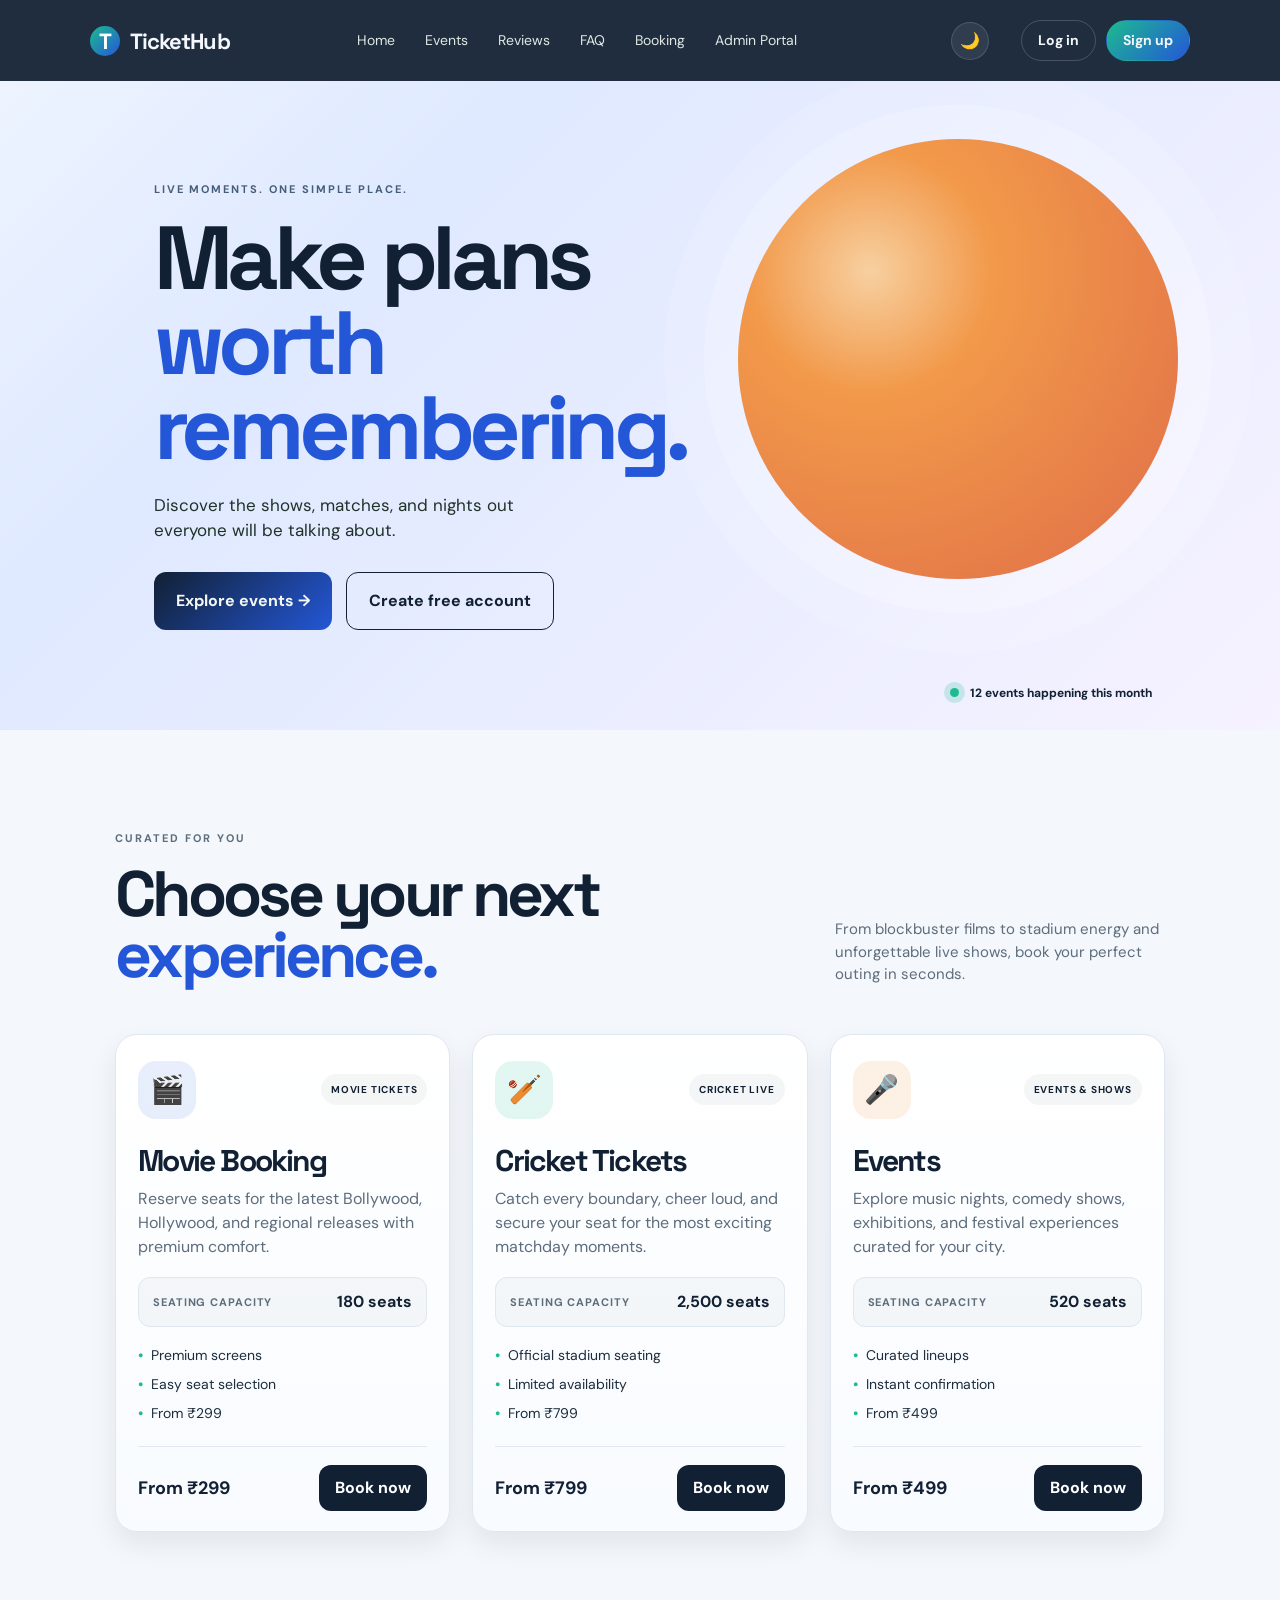
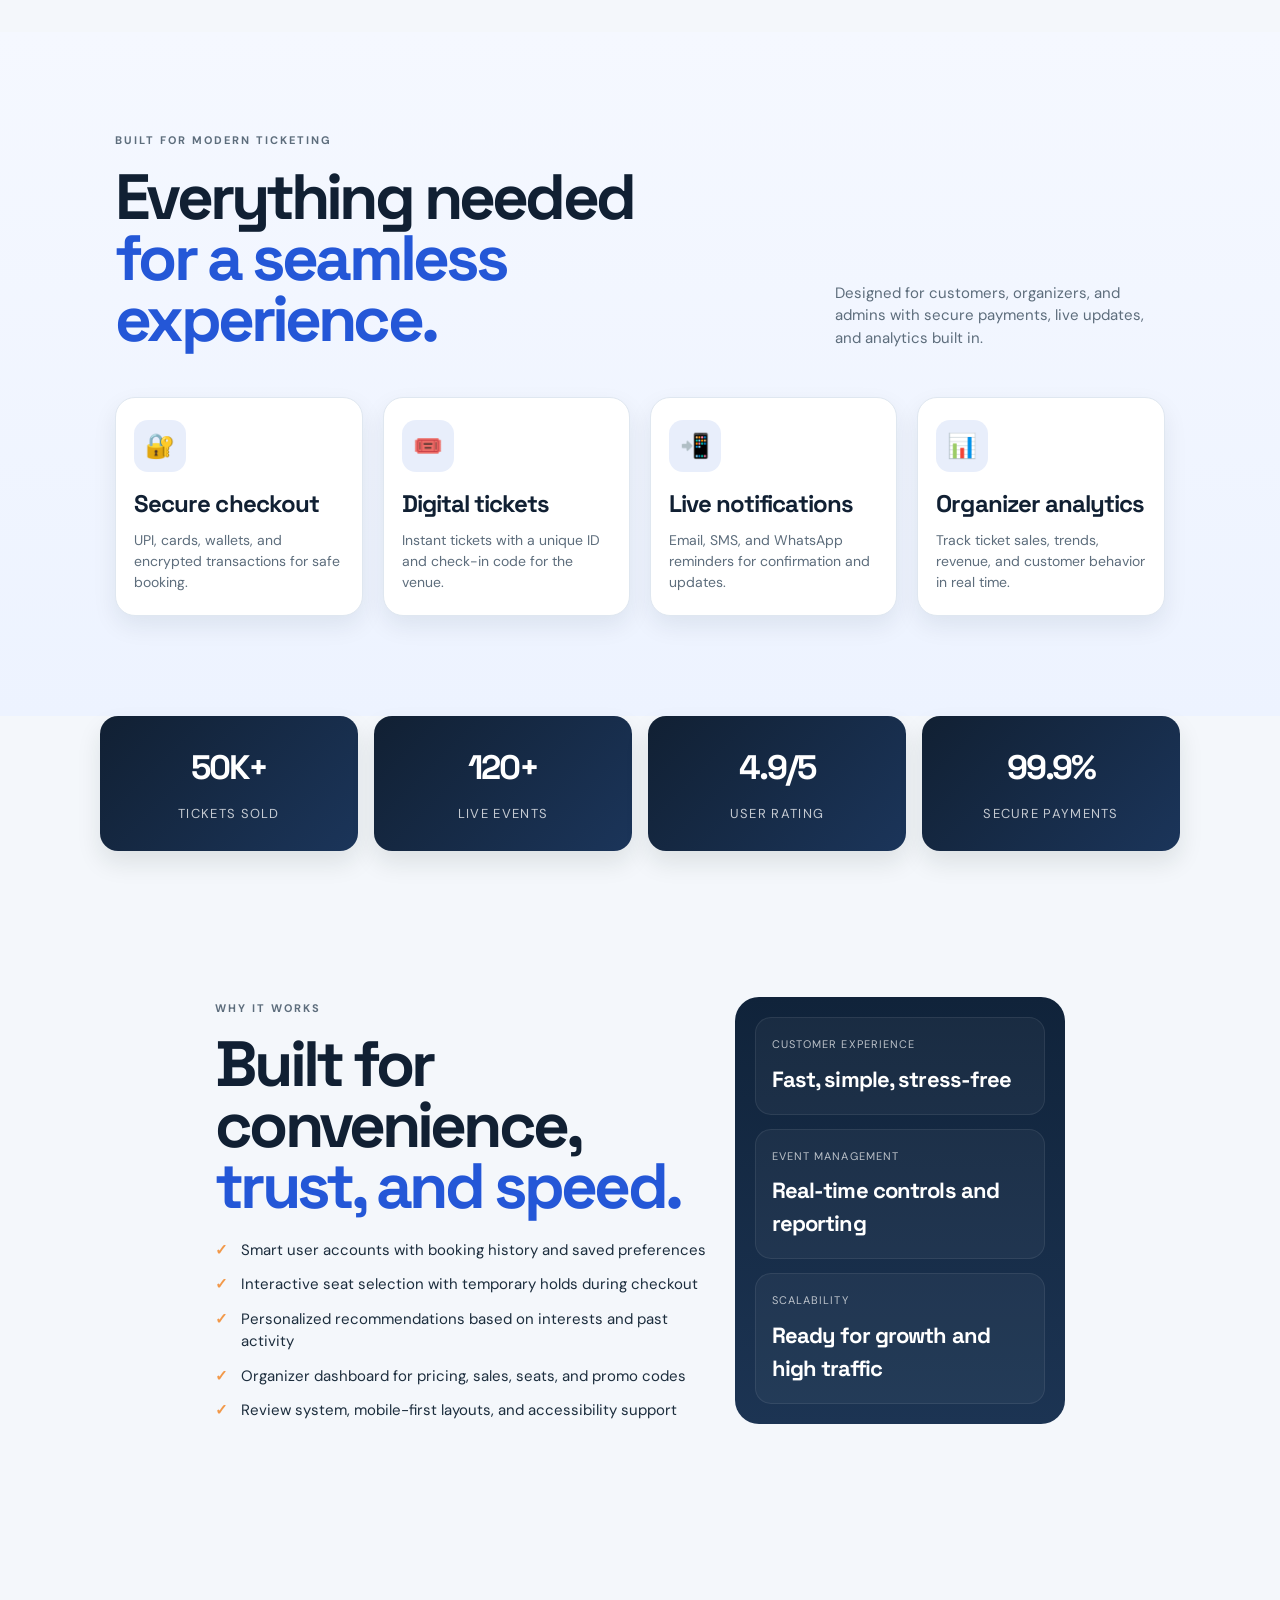
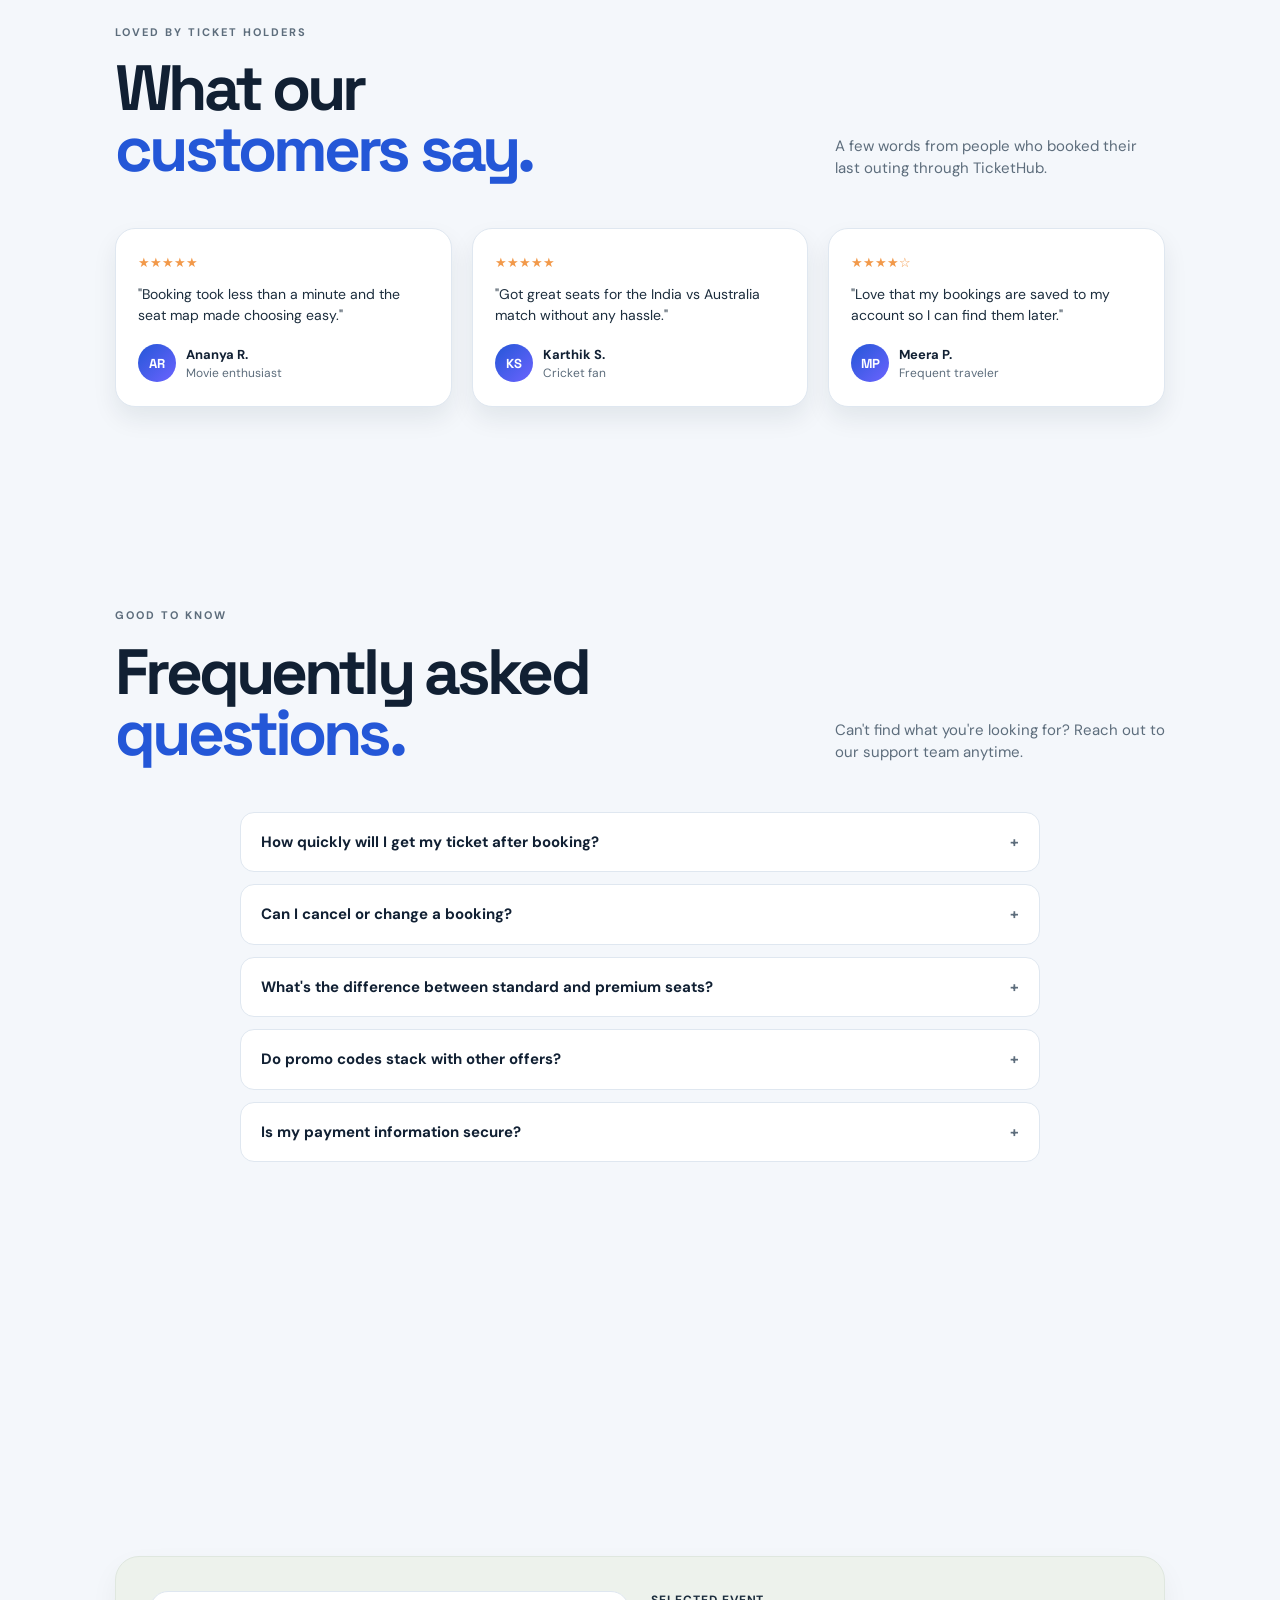
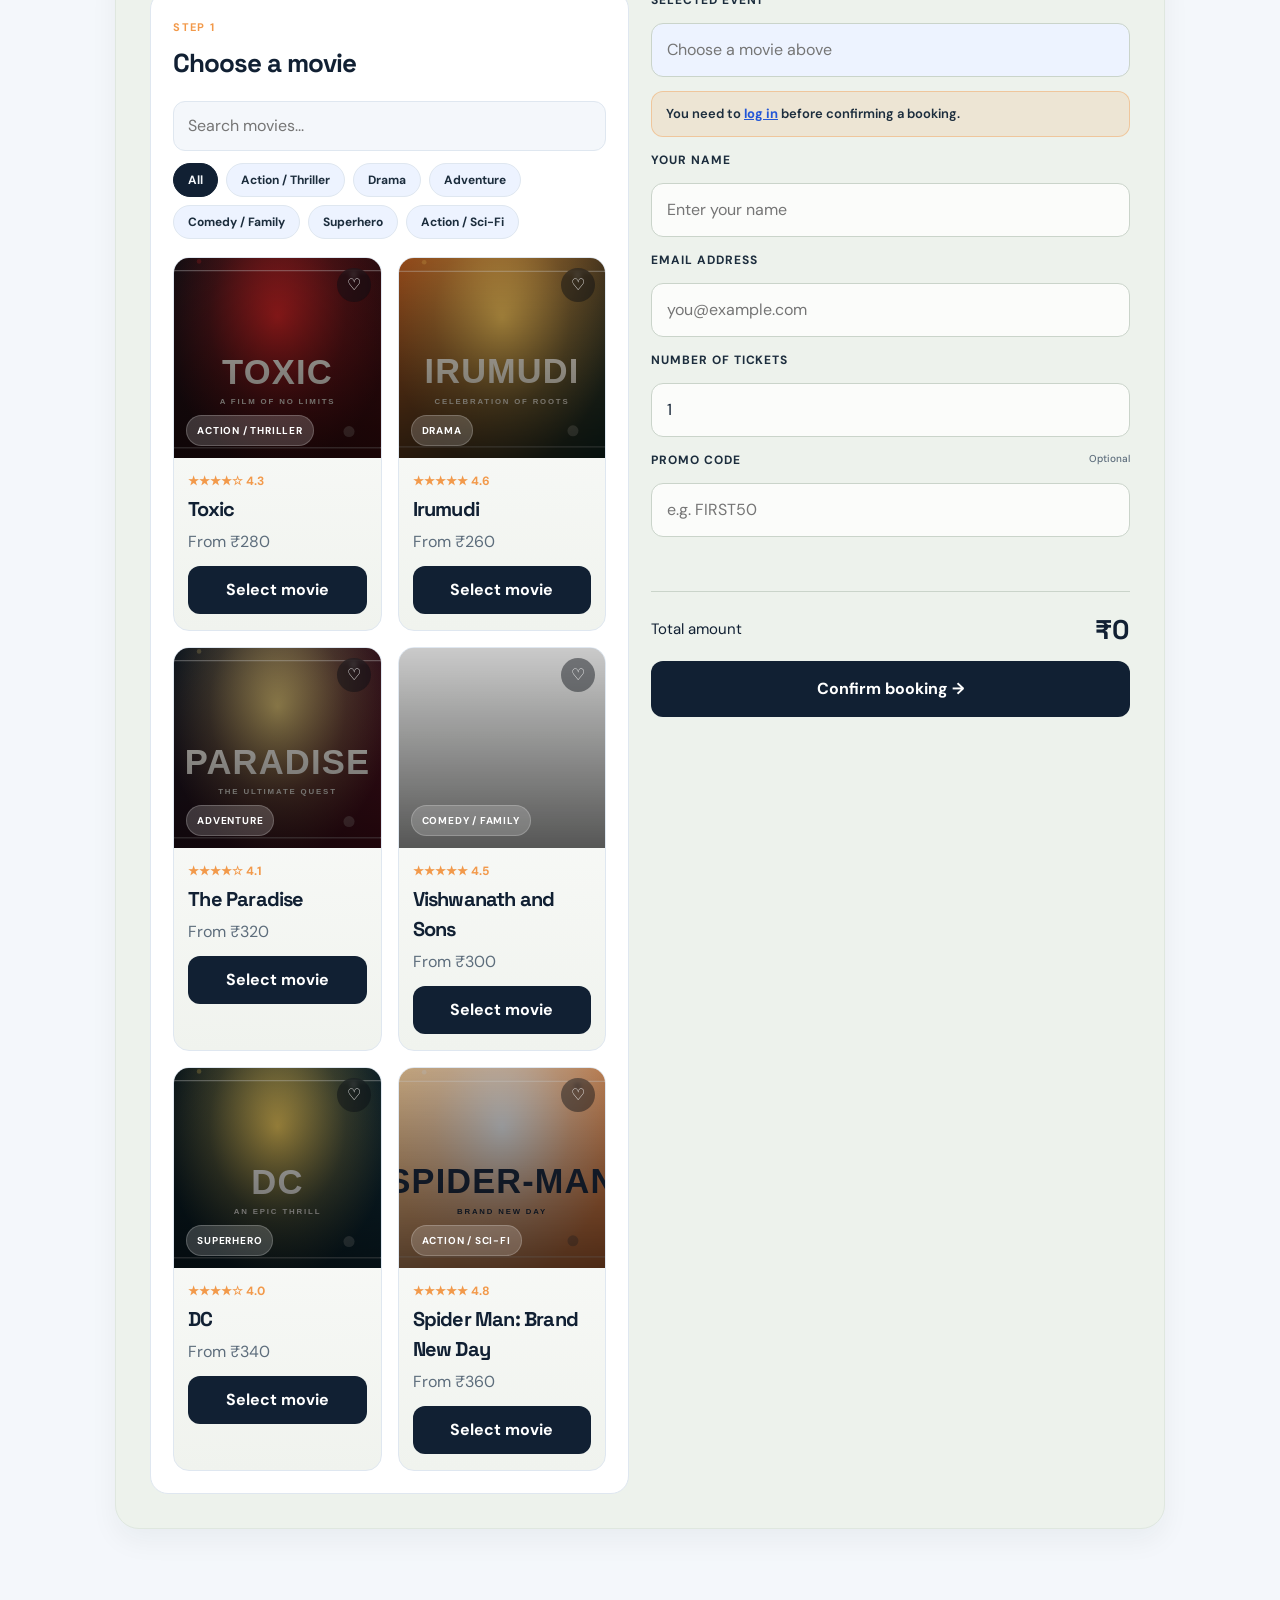
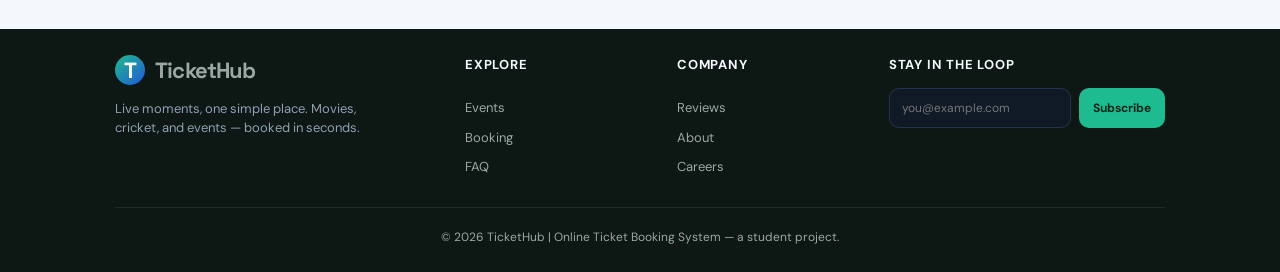
<file: index.html>
<!DOCTYPE html>
<html lang="en">
<head>
    <meta charset="UTF-8">
    <meta name="viewport" content="width=device-width, initial-scale=1.0">
    <meta name="description" content="TicketHub — book movies, cricket matches, and live events in seconds. Create an account, pick your seats, and get an instant digital ticket.">
    <meta name="theme-color" content="#112033">
    <link rel="icon" href="data:image/svg+xml,%3Csvg xmlns='http://www.w3.org/2000/svg' viewBox='0 0 100 100'%3E%3Crect width='100' height='100' rx='24' fill='%23112033'/%3E%3Ctext x='50' y='68' font-size='58' font-family='Arial' font-weight='900' fill='white' text-anchor='middle'%3ET%3C/text%3E%3C/svg%3E">
    <title>TicketHub | Find your next experience</title>
    <link rel="stylesheet" href="style.css">
</head>

<body>

    <a class="skip-link" href="#main-content">Skip to content</a>

    <header class="site-header">
        <a class="brand" href="#home"><span class="brand-mark">T</span> TicketHub</a>

        <button type="button" class="nav-toggle" id="navToggle" aria-label="Toggle menu" aria-expanded="false">
            <span></span><span></span><span></span>
        </button>

        <nav id="siteNav">
    <a href="#home">Home</a>
    <a href="#events">Events</a>
    <a href="#testimonials">Reviews</a>
    <a href="#faq">FAQ</a>
    <a href="#booking">Booking</a>
    <a href="admin.html" class="admin-link">Admin Portal</a>
        </nav>

        <div class="header-actions">
            <button type="button" class="theme-toggle" id="themeToggle" aria-label="Toggle dark mode" title="Toggle dark mode">
                <span class="theme-icon">🌙</span>
            </button>
            <div class="auth-area" id="authArea"></div>
        </div>
    </header>

    <main id="main-content">

    <section id="home" class="hero">
        <div class="hero-copy" data-reveal>
            <p class="eyebrow">Live moments. One simple place.</p>
            <h1>Make plans<br><em>worth remembering.</em></h1>
            <p class="hero-description">Discover the shows, matches, and nights out everyone will be talking about.</p>
            <div class="hero-actions">
                <button class="primary-button" onclick="scrollToEvents()">Explore events <span aria-hidden="true">&#8594;</span></button>
                <button class="ghost-button" id="heroAccountBtn" onclick="openAuthModal('signup')">Create free account</button>
            </div>
        </div>
        <div class="hero-note"><span class="live-dot"></span> 12 events happening this month</div>
    </section>

    <section id="events">
        <div class="section-heading" data-reveal>
            <div>
                <p class="eyebrow">Curated for you</p>
                <h2>Choose your next<br><em>experience.</em></h2>
            </div>
            <p class="section-intro">From blockbuster films to stadium energy and unforgettable live shows, book your perfect outing in seconds.</p>
        </div>

        <div class="category-grid">
            <article class="category-card movie-card" data-reveal>
                <div class="category-top">
                    <span class="category-icon">🎬</span>
                    <span class="category-tag">Movie tickets</span>
                </div>
                <h3>Movie Booking</h3>
                <p>Reserve seats for the latest Bollywood, Hollywood, and regional releases with premium comfort.</p>
                <div class="capacity-box">
                    <span>Seating capacity</span>
                    <strong>180 seats</strong>
                </div>
                <ul>
                    <li>Premium screens</li>
                    <li>Easy seat selection</li>
                    <li>From ₹299</li>
                </ul>
                <div class="card-footer">
                    <strong>From ₹299</strong>
                    <button onclick="startMovieBooking()">Book now</button>
                </div>
            </article>

            <article class="category-card cricket-card" data-reveal>
                <div class="category-top">
                    <span class="category-icon">🏏</span>
                    <span class="category-tag">Cricket live</span>
                </div>
                <h3>Cricket Tickets</h3>
                <p>Catch every boundary, cheer loud, and secure your seat for the most exciting matchday moments.</p>
                <div class="capacity-box">
                    <span>Seating capacity</span>
                    <strong>2,500 seats</strong>
                </div>
                <ul>
                    <li>Official stadium seating</li>
                    <li>Limited availability</li>
                    <li>From ₹799</li>
                </ul>
                <div class="card-footer">
                    <strong>From ₹799</strong>
                    <button onclick="startCricketBooking()">Book now</button>
                </div>
            </article>

            <article class="category-card event-card" data-reveal>
                <div class="category-top">
                    <span class="category-icon">🎤</span>
                    <span class="category-tag">Events & shows</span>
                </div>
                <h3>Events</h3>
                <p>Explore music nights, comedy shows, exhibitions, and festival experiences curated for your city.</p>
                <div class="capacity-box">
                    <span>Seating capacity</span>
                    <strong>520 seats</strong>
                </div>
                <ul>
                    <li>Curated lineups</li>
                    <li>Instant confirmation</li>
                    <li>From ₹499</li>
                </ul>
                <div class="card-footer">
                    <strong>From ₹499</strong>
                    <button onclick="selectEvent('Events', 499, 520)">Book now</button>
                </div>
            </article>
        </div>
    </section>

    <section class="feature-showcase">
        <div class="section-heading" data-reveal>
            <div>
                <p class="eyebrow">Built for modern ticketing</p>
                <h2>Everything needed<br><em>for a seamless experience.</em></h2>
            </div>
            <p class="section-intro">Designed for customers, organizers, and admins with secure payments, live updates, and analytics built in.</p>
        </div>

        <div class="feature-grid">
            <div class="feature-card" data-reveal>
                <span class="feature-icon">🔐</span>
                <h3>Secure checkout</h3>
                <p>UPI, cards, wallets, and encrypted transactions for safe booking.</p>
            </div>
            <div class="feature-card" data-reveal>
                <span class="feature-icon">🎟️</span>
                <h3>Digital tickets</h3>
                <p>Instant tickets with a unique ID and check-in code for the venue.</p>
            </div>
            <div class="feature-card" data-reveal>
                <span class="feature-icon">📲</span>
                <h3>Live notifications</h3>
                <p>Email, SMS, and WhatsApp reminders for confirmation and updates.</p>
            </div>
            <div class="feature-card" data-reveal>
                <span class="feature-icon">📊</span>
                <h3>Organizer analytics</h3>
                <p>Track ticket sales, trends, revenue, and customer behavior in real time.</p>
            </div>
        </div>
    </section>

    <section class="stats-strip">
        <div class="stat-item" data-reveal>
            <strong data-count="50" data-suffix="K+">0</strong>
            <span>Tickets sold</span>
        </div>
        <div class="stat-item" data-reveal>
            <strong data-count="120" data-suffix="+">0</strong>
            <span>Live events</span>
        </div>
        <div class="stat-item" data-reveal>
            <strong data-count="4.9" data-decimal data-suffix="/5">0</strong>
            <span>User rating</span>
        </div>
        <div class="stat-item" data-reveal>
            <strong data-count="99.9" data-decimal data-suffix="%">0</strong>
            <span>Secure payments</span>
        </div>
    </section>

    <section class="value-section">
        <div class="value-copy" data-reveal>
            <p class="eyebrow">Why it works</p>
            <h2>Built for convenience,<br><em>trust, and speed.</em></h2>
            <ul class="value-list">
                <li>Smart user accounts with booking history and saved preferences</li>
                <li>Interactive seat selection with temporary holds during checkout</li>
                <li>Personalized recommendations based on interests and past activity</li>
                <li>Organizer dashboard for pricing, sales, seats, and promo codes</li>
                <li>Review system, mobile-first layouts, and accessibility support</li>
            </ul>
        </div>
        <div class="value-panel" data-reveal>
            <div class="panel-item">
                <span>Customer experience</span>
                <strong>Fast, simple, stress-free</strong>
            </div>
            <div class="panel-item">
                <span>Event management</span>
                <strong>Real-time controls and reporting</strong>
            </div>
            <div class="panel-item">
                <span>Scalability</span>
                <strong>Ready for growth and high traffic</strong>
            </div>
        </div>
    </section>

    <section id="testimonials">
        <div class="section-heading" data-reveal>
            <div>
                <p class="eyebrow">Loved by ticket holders</p>
                <h2>What our<br><em>customers say.</em></h2>
            </div>
            <p class="section-intro">A few words from people who booked their last outing through TicketHub.</p>
        </div>
        <div class="testimonial-grid" id="testimonialGrid"></div>
    </section>

    <section id="faq">
        <div class="section-heading" data-reveal>
            <div>
                <p class="eyebrow">Good to know</p>
                <h2>Frequently asked<br><em>questions.</em></h2>
            </div>
            <p class="section-intro">Can't find what you're looking for? Reach out to our support team anytime.</p>
        </div>
        <div class="faq-list" id="faqList" data-reveal></div>
    </section>

    <section id="booking">
        <div class="section-heading booking-heading" data-reveal><div><p class="eyebrow">Almost there</p><h2>Reserve your<br><em>seat.</em></h2></div><p class="section-intro">Choose your experience, tell us who is coming, and we will handle the rest.</p></div>

        <div class="booking-box">
            <div class="booking-flow">
                <div id="movieSelection" class="step-panel active">
                    <div class="panel-header">
                        <span>Step 1</span>
                        <h3>Choose a movie</h3>
                    </div>

                    <div class="movie-filters">
                        <input type="search" id="movieSearch" placeholder="Search movies..." oninput="renderMovieCards()">
                        <div class="genre-chips" id="genreChips"></div>
                    </div>

                    <div id="movieList" class="movie-list"></div>
                </div>

                <div id="cricketStateSelection" class="step-panel">
                    <div class="panel-header">
                        <span>Step 1</span>
                        <h3>Select stadium state</h3>
                    </div>
                    <div id="cricketStateList" class="option-list"></div>
                </div>

                <div id="theatreSelection" class="step-panel">
                    <div class="panel-header">
                        <span>Step 2</span>
                        <h3>Select a theatre</h3>
                    </div>
                    <div id="theatreList" class="option-list"></div>
                </div>

                <div id="timeSelection" class="step-panel">
                    <div class="panel-header">
                        <span>Step 3</span>
                        <h3 id="timeSelectionTitle">Timings</h3>
                    </div>
                    <div id="timeList" class="option-list"></div>
                    <button class="next-button" type="button" onclick="showSeatPanel()">Next booking</button>
                </div>

                <div id="seatSelectionPanel" class="step-panel">
                    <div class="panel-header">
                        <span>Step 4</span>
                        <h3>Select seats</h3>
                    </div>

                    <div class="seat-legend">
                        <span><i class="legend-swatch standard"></i> Standard</span>
                        <span><i class="legend-swatch premium"></i> Premium (+₹100)</span>
                        <span><i class="legend-swatch selected"></i> Selected</span>
                        <span><i class="legend-swatch booked"></i> Booked</span>
                    </div>

                    <div class="seats" id="seatMap"></div>

                    <div class="seat-summary">
                        <span id="seatHint">Choose 1 seat</span>
                    </div>
                </div>
            </div>

            <div class="booking-form">
                <label for="eventName">Selected event</label>
                <input type="text" id="eventName" placeholder="Choose a movie above" readonly>

                <p class="auth-hint" id="authHint">You need to <button type="button" class="link-button" onclick="openAuthModal('login')">log in</button> before confirming a booking.</p>

                <label for="customerName">Your name</label>
                <input type="text" id="customerName" placeholder="Enter your name" required>

                <label for="email">Email address</label>
                <input type="email" id="email" placeholder="you@example.com" required>

                <label for="quantity">Number of tickets</label>
                <input type="number" id="quantity" value="1" min="1" max="4" onchange="calculateTotal()">

                <label for="promoCode">Promo code <small>Optional</small></label>
                <input type="text" id="promoCode" placeholder="e.g. FIRST50" oninput="calculateTotal()">
                <p class="promo-hint" id="promoHint"></p>

                <div class="total-row"><span>Total amount</span><strong>₹<span id="total">0</span></strong></div>

                <button class="book-button" onclick="bookTicket()">
                    Confirm booking <span aria-hidden="true">&#8594;</span>
                </button>
            </div>
        </div>
    </section>

    <section id="ticket" class="ticket-section">
        <div class="section-heading"><div><p class="eyebrow">You are all set</p><h2>Your digital<br><em>ticket.</em></h2></div></div>

        <div class="ticket-stub">
            <div id="ticketDetails"></div>
            <div class="ticket-code" id="ticketBarcode" aria-hidden="true"></div>
        </div>

        <div class="ticket-actions">
            <button id="downloadTicket" class="download-button" type="button" onclick="downloadTicketFile()">
                Download ticket <span aria-hidden="true">&#8595;</span>
            </button>
            <button class="print-button" type="button" onclick="window.print()">
                Print / Save as PDF <span aria-hidden="true">&#128424;</span>
            </button>
        </div>
    </section>

    </main>

    <footer>
        <div class="footer-grid">
            <div class="footer-brand">
                <a class="brand" href="#home"><span class="brand-mark">T</span> TicketHub</a>
                <p>Live moments, one simple place. Movies, cricket, and events — booked in seconds.</p>
            </div>
            <div class="footer-links">
                <h4>Explore</h4>
                <a href="#events">Events</a>
                <a href="#booking">Booking</a>
                <a href="#faq">FAQ</a>
            </div>
            <div class="footer-links">
                <h4>Company</h4>
                <a href="#testimonials">Reviews</a>
                <a href="#home">About</a>
                <a href="#home">Careers</a>
            </div>
            <div class="footer-newsletter">
                <h4>Stay in the loop</h4>
                <form id="newsletterForm" onsubmit="handleNewsletterSignup(event)">
                    <input type="email" id="newsletterEmail" placeholder="you@example.com" required>
                    <button type="submit">Subscribe</button>
                </form>
                <p class="newsletter-note" id="newsletterNote"></p>
            </div>
        </div>
        <p class="footer-bottom">© 2026 TicketHub | Online Ticket Booking System — a student project.</p>
    </footer>

    <button type="button" class="back-to-top" id="backToTop" aria-label="Back to top" onclick="window.scrollTo({top:0,behavior:'smooth'})">&#8593;</button>

    <div class="toast-stack" id="toastStack" aria-live="polite"></div>

    <div id="authModal" class="modal-overlay" onclick="handleOverlayClick(event, 'authModal')">
        <div class="modal-box">
            <button type="button" class="modal-close" onclick="closeModal('authModal')" aria-label="Close">&times;</button>

            <div class="modal-tabs">
                <button type="button" class="modal-tab active" id="loginTabBtn" onclick="switchAuthTab('login')">Log in</button>
                <button type="button" class="modal-tab" id="signupTabBtn" onclick="switchAuthTab('signup')">Create account</button>
            </div>

            <form id="loginForm" class="auth-form" onsubmit="handleLogin(event)">
                <p class="modal-subtitle">Welcome back. Log in to continue your booking.</p>
                <label for="loginEmail">Email address</label>
                <input type="email" id="loginEmail" placeholder="you@example.com" required>

                <label for="loginPassword">Password</label>
                <input type="password" id="loginPassword" placeholder="Enter your password" required>

                <p class="auth-error" id="loginError"></p>

                <button type="submit" class="primary-button auth-submit">Log in</button>
                <p class="auth-switch">New here? <button type="button" class="link-button" onclick="switchAuthTab('signup')">Create an account</button></p>
            </form>

            <form id="signupForm" class="auth-form hidden" onsubmit="handleSignup(event)">
                <p class="modal-subtitle">Create your free account to book tickets.</p>
                <label for="signupName">Full name</label>
                <input type="text" id="signupName" placeholder="Enter your name" required>

                <label for="signupEmail">Email address</label>
                <input type="email" id="signupEmail" placeholder="you@example.com" required>

                <label for="signupPassword">Password <small>Min 6 characters</small></label>
                <input type="password" id="signupPassword" placeholder="Create a password" minlength="6" required>

                <p class="auth-error" id="signupError"></p>

                <button type="submit" class="primary-button auth-submit">Create account</button>
                <p class="auth-switch">Already have an account? <button type="button" class="link-button" onclick="switchAuthTab('login')">Log in</button></p>
            </form>
        </div>
    </div>

    <div id="accountModal" class="modal-overlay" onclick="handleOverlayClick(event, 'accountModal')">
        <div class="modal-box account-modal">
            <button type="button" class="modal-close" onclick="closeModal('accountModal')" aria-label="Close">&times;</button>

            <div class="modal-tabs">
                <button type="button" class="modal-tab active" id="bookingsTabBtn" onclick="switchAccountTab('bookings')">My bookings</button>
                <button type="button" class="modal-tab" id="savedTabBtn" onclick="switchAccountTab('saved')">Saved movies</button>
            </div>

            <div id="bookingsPanel" class="account-panel">
                <div id="bookingsList" class="account-list"></div>
            </div>

            <div id="savedPanel" class="account-panel hidden">
                <div id="savedList" class="account-list"></div>
            </div>
        </div>
    </div>

    <script src="script.js"></script>

</body>
</html>
</file>
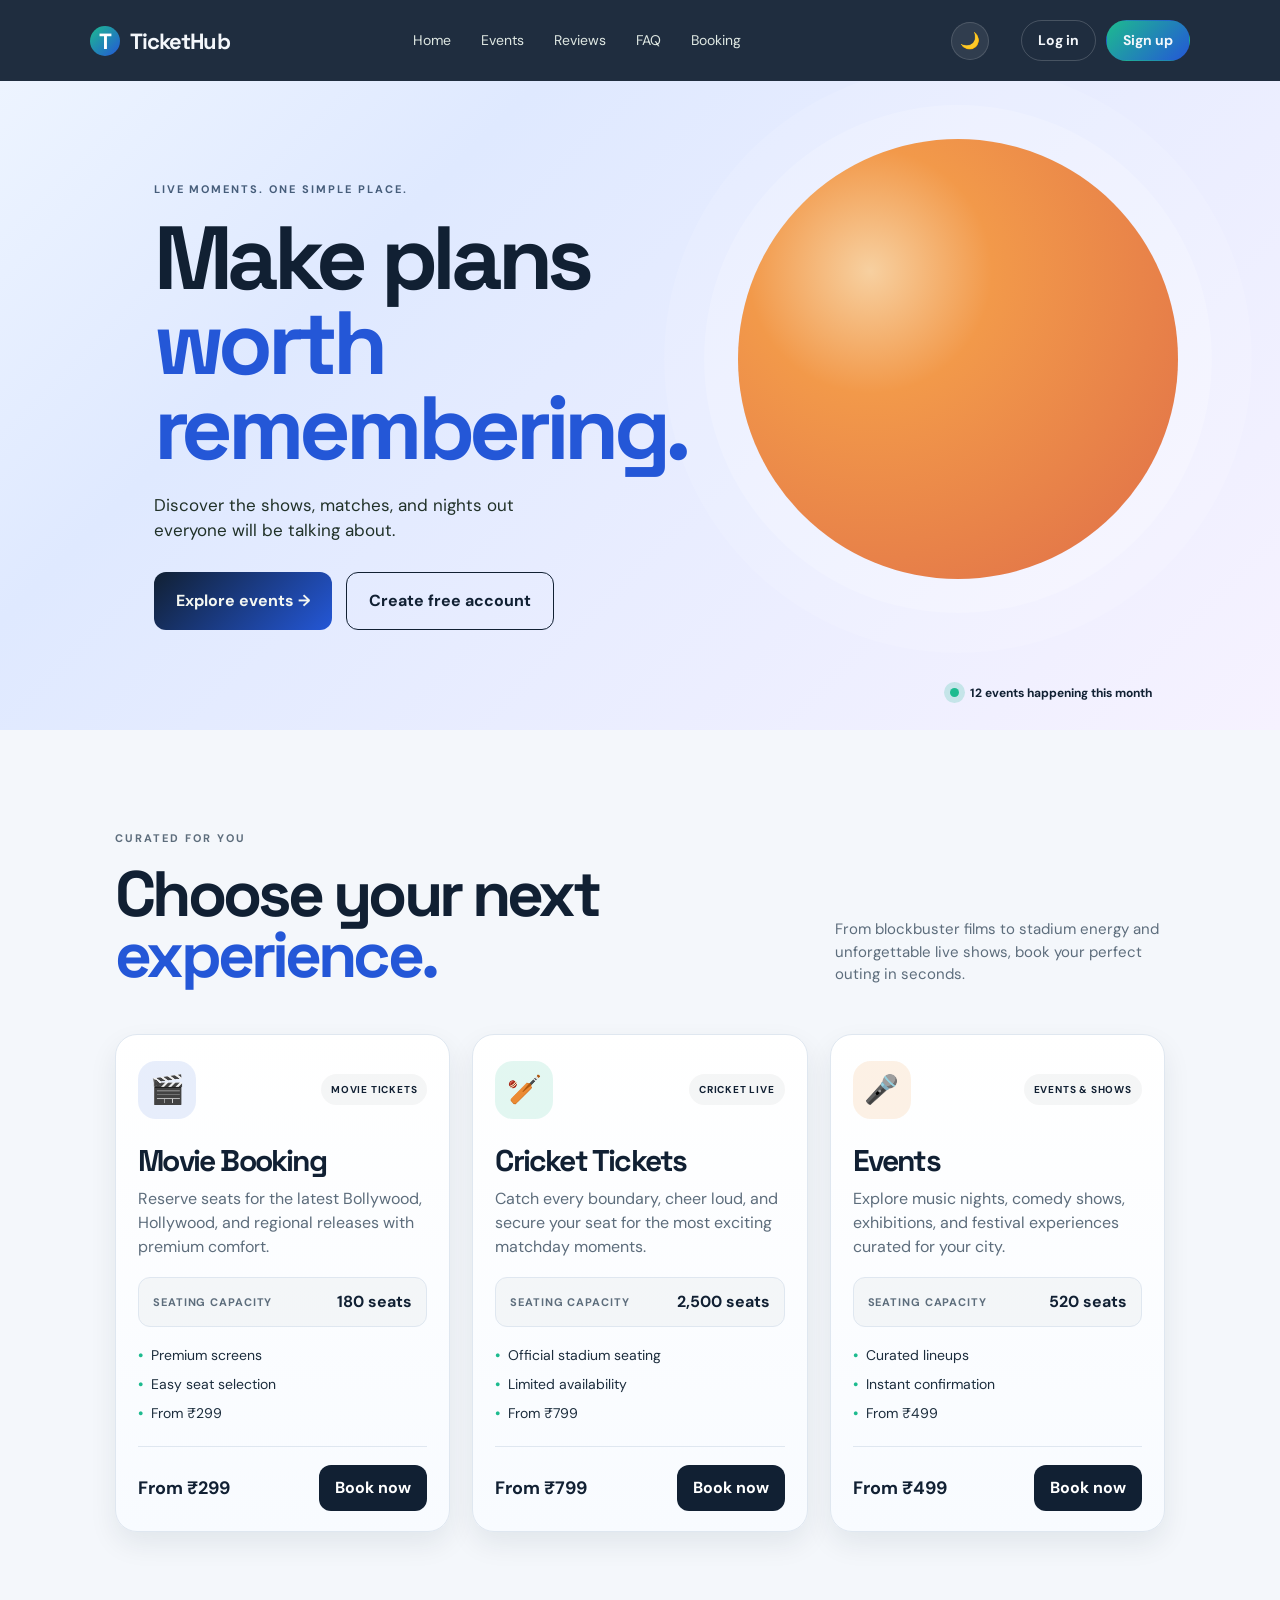
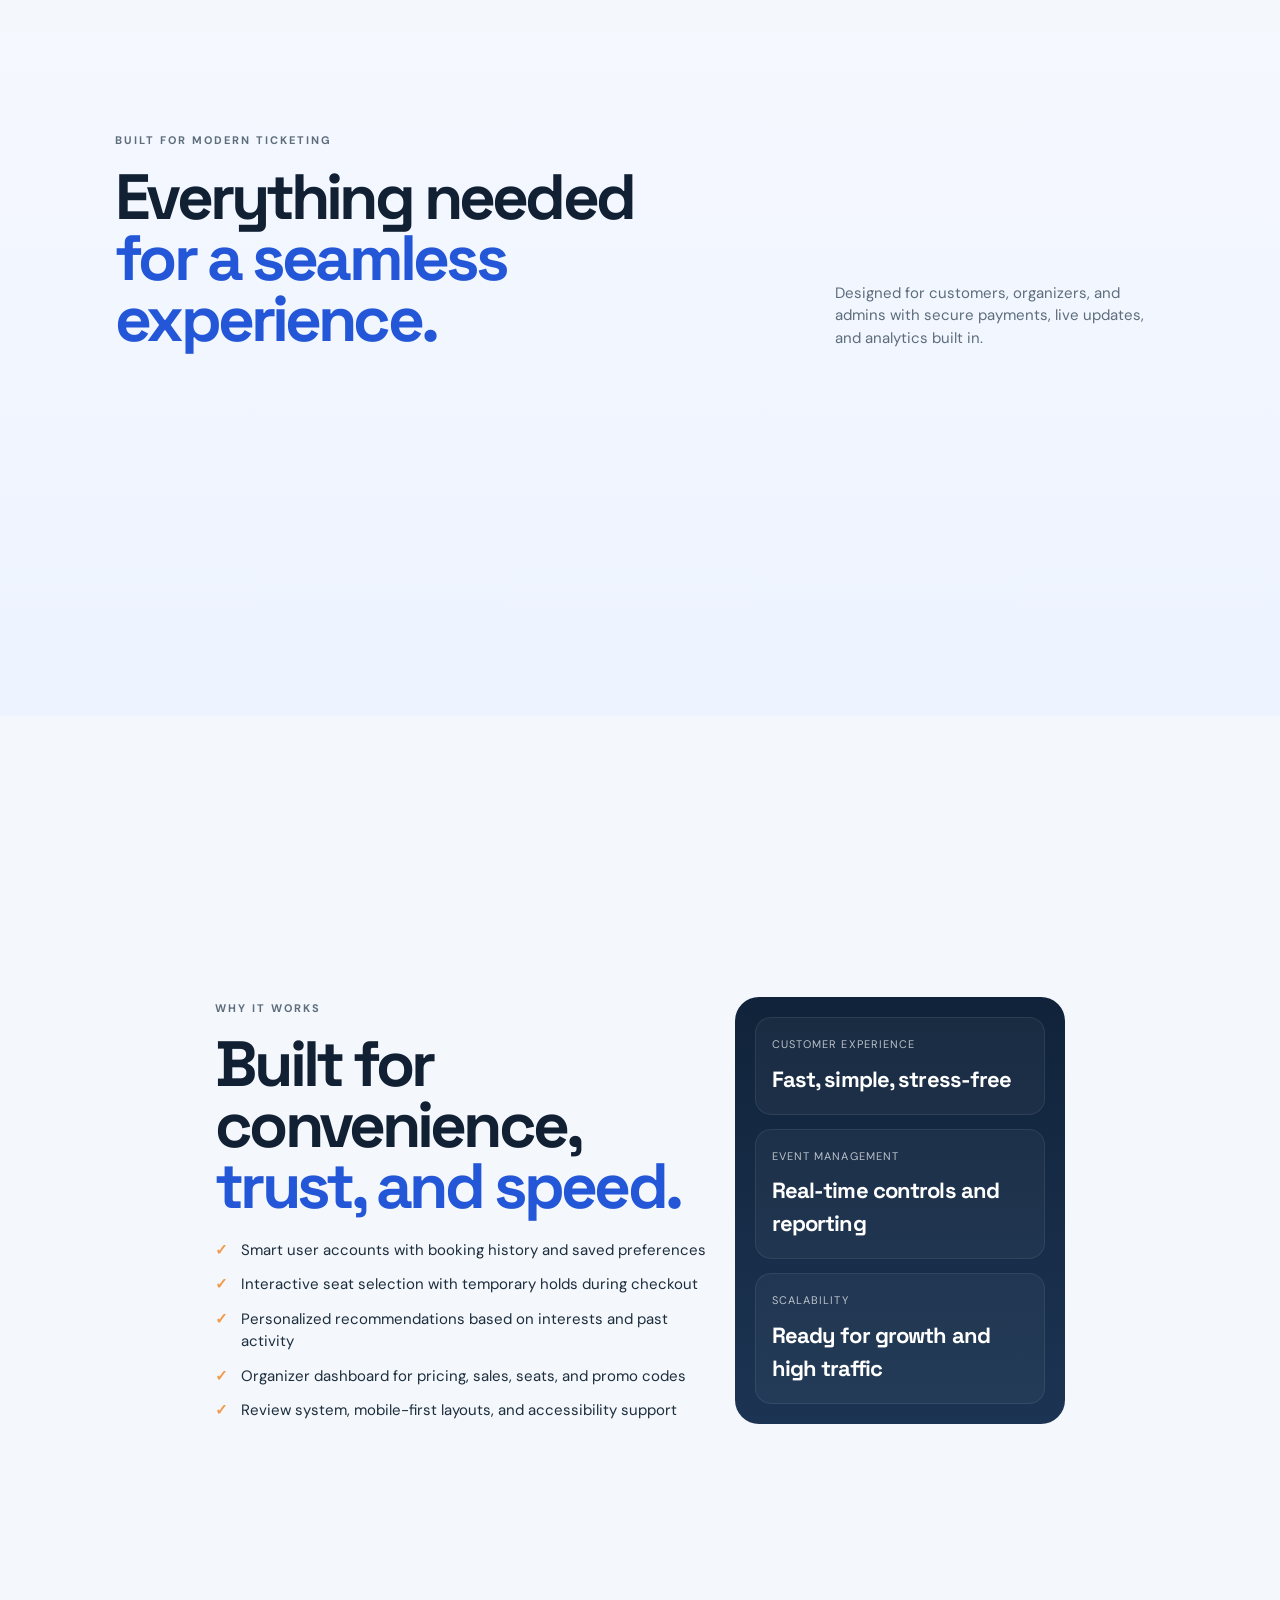
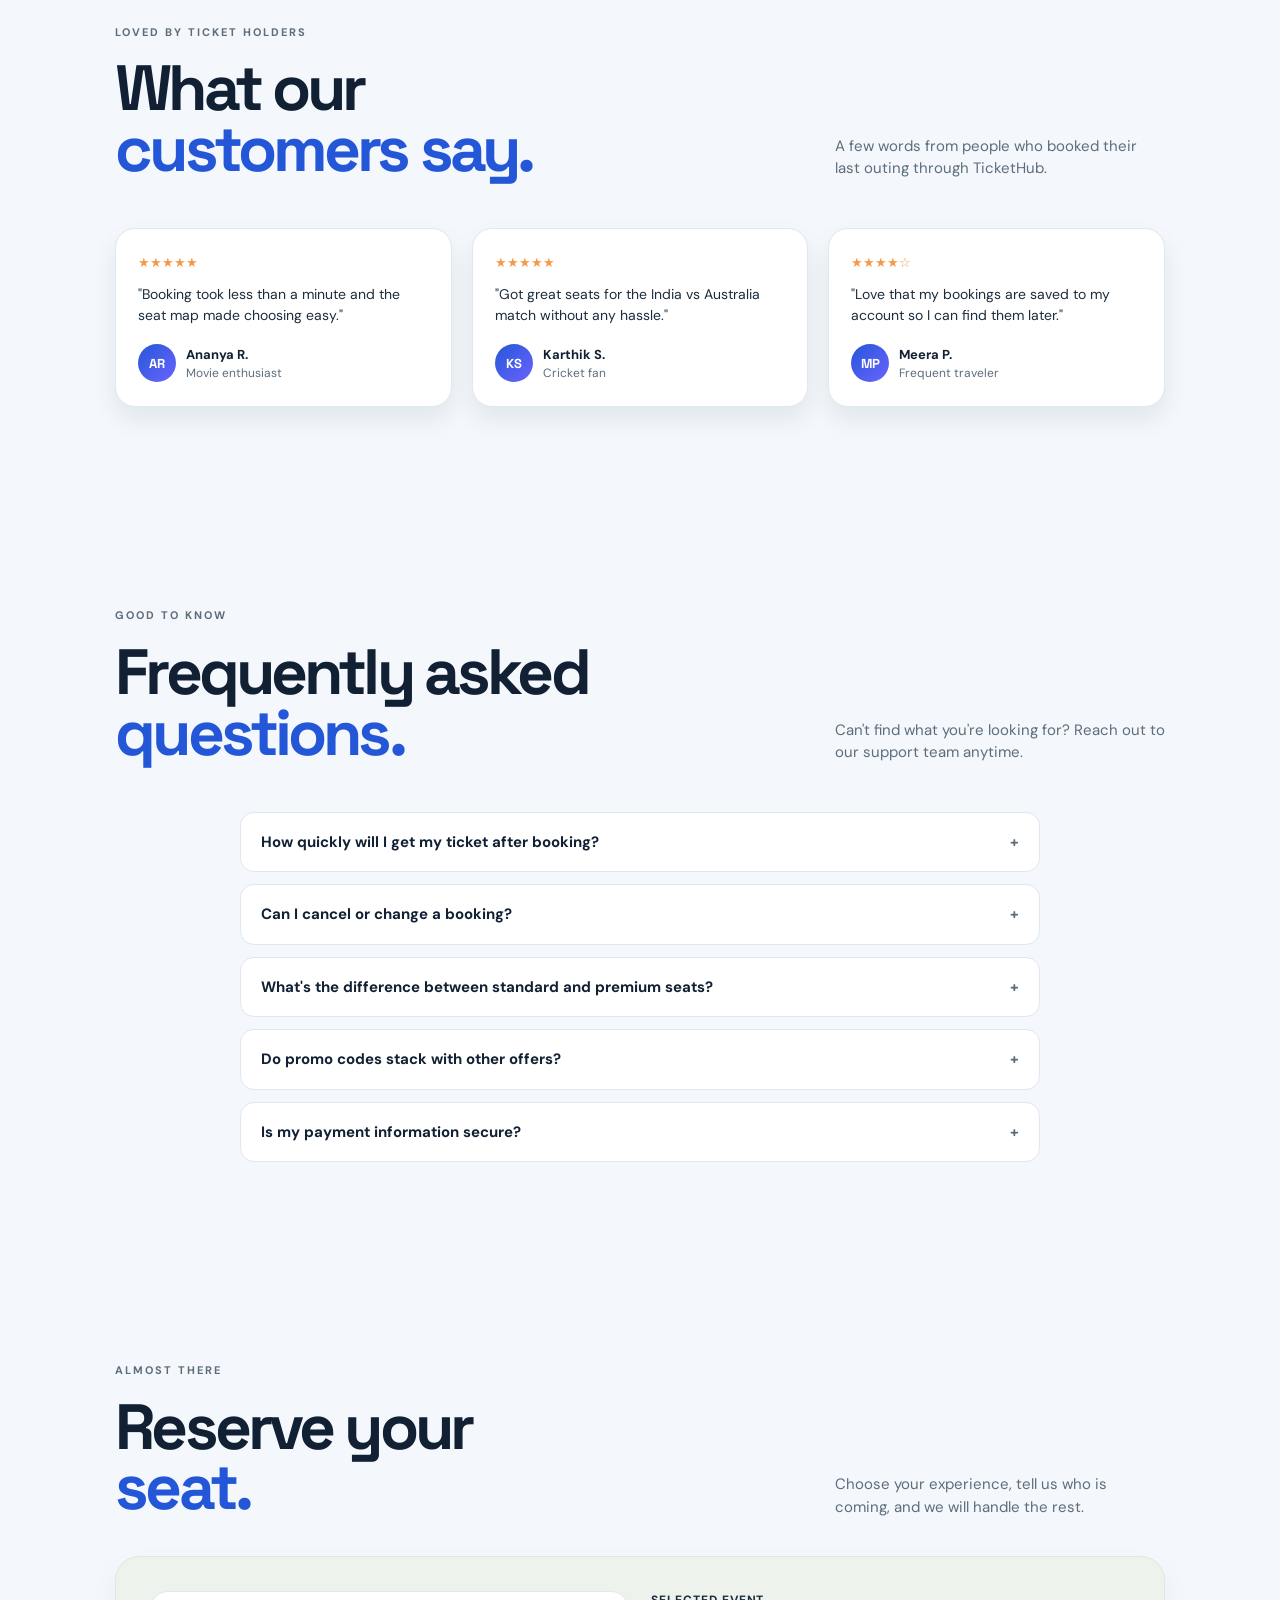
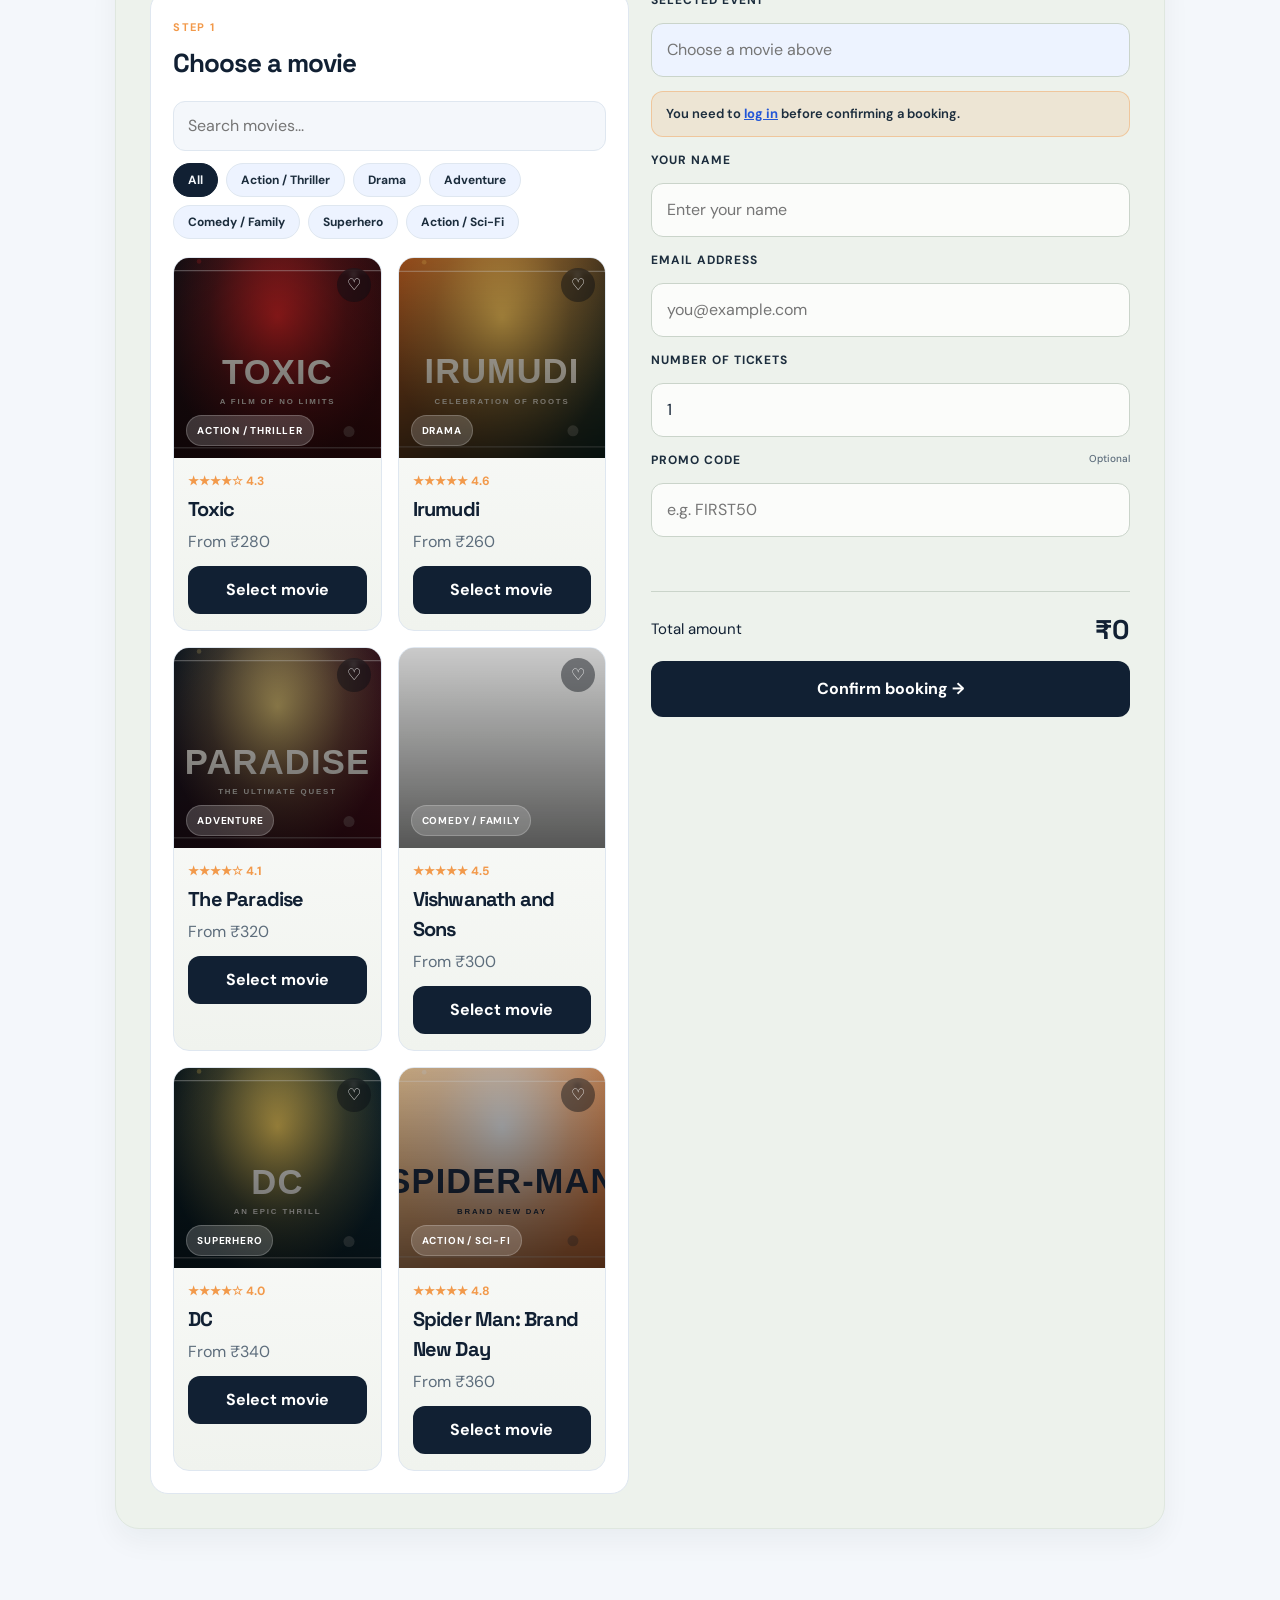
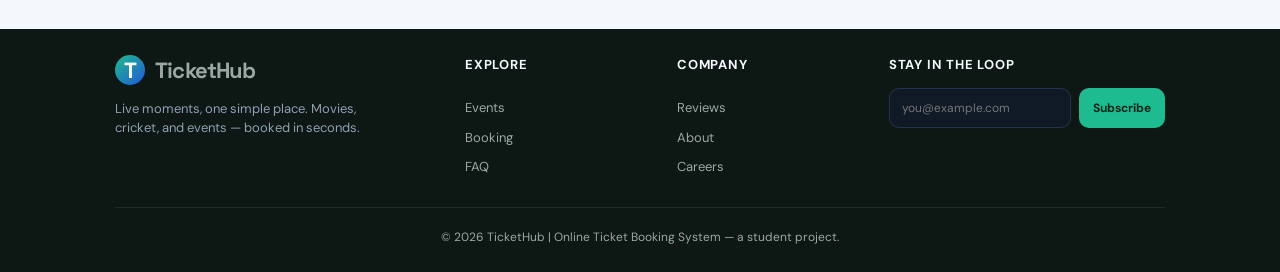
<file: project-Online Ticket Booking/index.html>
<!DOCTYPE html>
<html lang="en">
<head>
    <meta charset="UTF-8">
    <meta name="viewport" content="width=device-width, initial-scale=1.0">
    <meta name="description" content="TicketHub — book movies, cricket matches, and live events in seconds. Create an account, pick your seats, and get an instant digital ticket.">
    <meta name="theme-color" content="#112033">
    <link rel="icon" href="data:image/svg+xml,%3Csvg xmlns='http://www.w3.org/2000/svg' viewBox='0 0 100 100'%3E%3Crect width='100' height='100' rx='24' fill='%23112033'/%3E%3Ctext x='50' y='68' font-size='58' font-family='Arial' font-weight='900' fill='white' text-anchor='middle'%3ET%3C/text%3E%3C/svg%3E">
    <title>TicketHub | Find your next experience</title>
    <link rel="stylesheet" href="style.css">
</head>

<body>

    <a class="skip-link" href="#main-content">Skip to content</a>

    <header class="site-header">
        <a class="brand" href="#home"><span class="brand-mark">T</span> TicketHub</a>

        <button type="button" class="nav-toggle" id="navToggle" aria-label="Toggle menu" aria-expanded="false">
            <span></span><span></span><span></span>
        </button>

        <nav id="siteNav">
            <a href="#home">Home</a>
            <a href="#events">Events</a>
            <a href="#testimonials">Reviews</a>
            <a href="#faq">FAQ</a>
            <a href="#booking">Booking</a>
        </nav>

        <div class="header-actions">
            <button type="button" class="theme-toggle" id="themeToggle" aria-label="Toggle dark mode" title="Toggle dark mode">
                <span class="theme-icon">🌙</span>
            </button>
            <div class="auth-area" id="authArea"></div>
        </div>
    </header>

    <main id="main-content">

    <section id="home" class="hero">
        <div class="hero-copy" data-reveal>
            <p class="eyebrow">Live moments. One simple place.</p>
            <h1>Make plans<br><em>worth remembering.</em></h1>
            <p class="hero-description">Discover the shows, matches, and nights out everyone will be talking about.</p>
            <div class="hero-actions">
                <button class="primary-button" onclick="scrollToEvents()">Explore events <span aria-hidden="true">&#8594;</span></button>
                <button class="ghost-button" id="heroAccountBtn" onclick="openAuthModal('signup')">Create free account</button>
            </div>
        </div>
        <div class="hero-note"><span class="live-dot"></span> 12 events happening this month</div>
    </section>

    <section id="events">
        <div class="section-heading" data-reveal>
            <div>
                <p class="eyebrow">Curated for you</p>
                <h2>Choose your next<br><em>experience.</em></h2>
            </div>
            <p class="section-intro">From blockbuster films to stadium energy and unforgettable live shows, book your perfect outing in seconds.</p>
        </div>

        <div class="category-grid">
            <article class="category-card movie-card" data-reveal>
                <div class="category-top">
                    <span class="category-icon">🎬</span>
                    <span class="category-tag">Movie tickets</span>
                </div>
                <h3>Movie Booking</h3>
                <p>Reserve seats for the latest Bollywood, Hollywood, and regional releases with premium comfort.</p>
                <div class="capacity-box">
                    <span>Seating capacity</span>
                    <strong>180 seats</strong>
                </div>
                <ul>
                    <li>Premium screens</li>
                    <li>Easy seat selection</li>
                    <li>From ₹299</li>
                </ul>
                <div class="card-footer">
                    <strong>From ₹299</strong>
                    <button onclick="startMovieBooking()">Book now</button>
                </div>
            </article>

            <article class="category-card cricket-card" data-reveal>
                <div class="category-top">
                    <span class="category-icon">🏏</span>
                    <span class="category-tag">Cricket live</span>
                </div>
                <h3>Cricket Tickets</h3>
                <p>Catch every boundary, cheer loud, and secure your seat for the most exciting matchday moments.</p>
                <div class="capacity-box">
                    <span>Seating capacity</span>
                    <strong>2,500 seats</strong>
                </div>
                <ul>
                    <li>Official stadium seating</li>
                    <li>Limited availability</li>
                    <li>From ₹799</li>
                </ul>
                <div class="card-footer">
                    <strong>From ₹799</strong>
                    <button onclick="startCricketBooking()">Book now</button>
                </div>
            </article>

            <article class="category-card event-card" data-reveal>
                <div class="category-top">
                    <span class="category-icon">🎤</span>
                    <span class="category-tag">Events & shows</span>
                </div>
                <h3>Events</h3>
                <p>Explore music nights, comedy shows, exhibitions, and festival experiences curated for your city.</p>
                <div class="capacity-box">
                    <span>Seating capacity</span>
                    <strong>520 seats</strong>
                </div>
                <ul>
                    <li>Curated lineups</li>
                    <li>Instant confirmation</li>
                    <li>From ₹499</li>
                </ul>
                <div class="card-footer">
                    <strong>From ₹499</strong>
                    <button onclick="selectEvent('Events', 499, 520)">Book now</button>
                </div>
            </article>
        </div>
    </section>

    <section class="feature-showcase">
        <div class="section-heading" data-reveal>
            <div>
                <p class="eyebrow">Built for modern ticketing</p>
                <h2>Everything needed<br><em>for a seamless experience.</em></h2>
            </div>
            <p class="section-intro">Designed for customers, organizers, and admins with secure payments, live updates, and analytics built in.</p>
        </div>

        <div class="feature-grid">
            <div class="feature-card" data-reveal>
                <span class="feature-icon">🔐</span>
                <h3>Secure checkout</h3>
                <p>UPI, cards, wallets, and encrypted transactions for safe booking.</p>
            </div>
            <div class="feature-card" data-reveal>
                <span class="feature-icon">🎟️</span>
                <h3>Digital tickets</h3>
                <p>Instant tickets with a unique ID and check-in code for the venue.</p>
            </div>
            <div class="feature-card" data-reveal>
                <span class="feature-icon">📲</span>
                <h3>Live notifications</h3>
                <p>Email, SMS, and WhatsApp reminders for confirmation and updates.</p>
            </div>
            <div class="feature-card" data-reveal>
                <span class="feature-icon">📊</span>
                <h3>Organizer analytics</h3>
                <p>Track ticket sales, trends, revenue, and customer behavior in real time.</p>
            </div>
        </div>
    </section>

    <section class="stats-strip">
        <div class="stat-item" data-reveal>
            <strong data-count="50" data-suffix="K+">0</strong>
            <span>Tickets sold</span>
        </div>
        <div class="stat-item" data-reveal>
            <strong data-count="120" data-suffix="+">0</strong>
            <span>Live events</span>
        </div>
        <div class="stat-item" data-reveal>
            <strong data-count="4.9" data-decimal data-suffix="/5">0</strong>
            <span>User rating</span>
        </div>
        <div class="stat-item" data-reveal>
            <strong data-count="99.9" data-decimal data-suffix="%">0</strong>
            <span>Secure payments</span>
        </div>
    </section>

    <section class="value-section">
        <div class="value-copy" data-reveal>
            <p class="eyebrow">Why it works</p>
            <h2>Built for convenience,<br><em>trust, and speed.</em></h2>
            <ul class="value-list">
                <li>Smart user accounts with booking history and saved preferences</li>
                <li>Interactive seat selection with temporary holds during checkout</li>
                <li>Personalized recommendations based on interests and past activity</li>
                <li>Organizer dashboard for pricing, sales, seats, and promo codes</li>
                <li>Review system, mobile-first layouts, and accessibility support</li>
            </ul>
        </div>
        <div class="value-panel" data-reveal>
            <div class="panel-item">
                <span>Customer experience</span>
                <strong>Fast, simple, stress-free</strong>
            </div>
            <div class="panel-item">
                <span>Event management</span>
                <strong>Real-time controls and reporting</strong>
            </div>
            <div class="panel-item">
                <span>Scalability</span>
                <strong>Ready for growth and high traffic</strong>
            </div>
        </div>
    </section>

    <section id="testimonials">
        <div class="section-heading" data-reveal>
            <div>
                <p class="eyebrow">Loved by ticket holders</p>
                <h2>What our<br><em>customers say.</em></h2>
            </div>
            <p class="section-intro">A few words from people who booked their last outing through TicketHub.</p>
        </div>
        <div class="testimonial-grid" id="testimonialGrid"></div>
    </section>

    <section id="faq">
        <div class="section-heading" data-reveal>
            <div>
                <p class="eyebrow">Good to know</p>
                <h2>Frequently asked<br><em>questions.</em></h2>
            </div>
            <p class="section-intro">Can't find what you're looking for? Reach out to our support team anytime.</p>
        </div>
        <div class="faq-list" id="faqList" data-reveal></div>
    </section>

    <section id="booking">
        <div class="section-heading booking-heading" data-reveal><div><p class="eyebrow">Almost there</p><h2>Reserve your<br><em>seat.</em></h2></div><p class="section-intro">Choose your experience, tell us who is coming, and we will handle the rest.</p></div>

        <div class="booking-box">
            <div class="booking-flow">
                <div id="movieSelection" class="step-panel active">
                    <div class="panel-header">
                        <span>Step 1</span>
                        <h3>Choose a movie</h3>
                    </div>

                    <div class="movie-filters">
                        <input type="search" id="movieSearch" placeholder="Search movies..." oninput="renderMovieCards()">
                        <div class="genre-chips" id="genreChips"></div>
                    </div>

                    <div id="movieList" class="movie-list"></div>
                </div>

                <div id="cricketStateSelection" class="step-panel">
                    <div class="panel-header">
                        <span>Step 1</span>
                        <h3>Select stadium state</h3>
                    </div>
                    <div id="cricketStateList" class="option-list"></div>
                </div>

                <div id="theatreSelection" class="step-panel">
                    <div class="panel-header">
                        <span>Step 2</span>
                        <h3>Select a theatre</h3>
                    </div>
                    <div id="theatreList" class="option-list"></div>
                </div>

                <div id="timeSelection" class="step-panel">
                    <div class="panel-header">
                        <span>Step 3</span>
                        <h3 id="timeSelectionTitle">Timings</h3>
                    </div>
                    <div id="timeList" class="option-list"></div>
                    <button class="next-button" type="button" onclick="showSeatPanel()">Next booking</button>
                </div>

                <div id="seatSelectionPanel" class="step-panel">
                    <div class="panel-header">
                        <span>Step 4</span>
                        <h3>Select seats</h3>
                    </div>

                    <div class="seat-legend">
                        <span><i class="legend-swatch standard"></i> Standard</span>
                        <span><i class="legend-swatch premium"></i> Premium (+₹100)</span>
                        <span><i class="legend-swatch selected"></i> Selected</span>
                        <span><i class="legend-swatch booked"></i> Booked</span>
                    </div>

                    <div class="seats" id="seatMap"></div>

                    <div class="seat-summary">
                        <span id="seatHint">Choose 1 seat</span>
                    </div>
                </div>
            </div>

            <div class="booking-form">
                <label for="eventName">Selected event</label>
                <input type="text" id="eventName" placeholder="Choose a movie above" readonly>

                <p class="auth-hint" id="authHint">You need to <button type="button" class="link-button" onclick="openAuthModal('login')">log in</button> before confirming a booking.</p>

                <label for="customerName">Your name</label>
                <input type="text" id="customerName" placeholder="Enter your name" required>

                <label for="email">Email address</label>
                <input type="email" id="email" placeholder="you@example.com" required>

                <label for="quantity">Number of tickets</label>
                <input type="number" id="quantity" value="1" min="1" max="4" onchange="calculateTotal()">

                <label for="promoCode">Promo code <small>Optional</small></label>
                <input type="text" id="promoCode" placeholder="e.g. FIRST50" oninput="calculateTotal()">
                <p class="promo-hint" id="promoHint"></p>

                <div class="total-row"><span>Total amount</span><strong>₹<span id="total">0</span></strong></div>

                <button class="book-button" onclick="bookTicket()">
                    Confirm booking <span aria-hidden="true">&#8594;</span>
                </button>
            </div>
        </div>
    </section>

    <section id="ticket" class="ticket-section">
        <div class="section-heading"><div><p class="eyebrow">You are all set</p><h2>Your digital<br><em>ticket.</em></h2></div></div>

        <div class="ticket-stub">
            <div id="ticketDetails"></div>
            <div class="ticket-code" id="ticketBarcode" aria-hidden="true"></div>
        </div>

        <div class="ticket-actions">
            <button id="downloadTicket" class="download-button" type="button" onclick="downloadTicketFile()">
                Download ticket <span aria-hidden="true">&#8595;</span>
            </button>
            <button class="print-button" type="button" onclick="window.print()">
                Print / Save as PDF <span aria-hidden="true">&#128424;</span>
            </button>
        </div>
    </section>

    </main>

    <footer>
        <div class="footer-grid">
            <div class="footer-brand">
                <a class="brand" href="#home"><span class="brand-mark">T</span> TicketHub</a>
                <p>Live moments, one simple place. Movies, cricket, and events — booked in seconds.</p>
            </div>
            <div class="footer-links">
                <h4>Explore</h4>
                <a href="#events">Events</a>
                <a href="#booking">Booking</a>
                <a href="#faq">FAQ</a>
            </div>
            <div class="footer-links">
                <h4>Company</h4>
                <a href="#testimonials">Reviews</a>
                <a href="#home">About</a>
                <a href="#home">Careers</a>
            </div>
            <div class="footer-newsletter">
                <h4>Stay in the loop</h4>
                <form id="newsletterForm" onsubmit="handleNewsletterSignup(event)">
                    <input type="email" id="newsletterEmail" placeholder="you@example.com" required>
                    <button type="submit">Subscribe</button>
                </form>
                <p class="newsletter-note" id="newsletterNote"></p>
            </div>
        </div>
        <p class="footer-bottom">© 2026 TicketHub | Online Ticket Booking System — a student project.</p>
    </footer>

    <button type="button" class="back-to-top" id="backToTop" aria-label="Back to top" onclick="window.scrollTo({top:0,behavior:'smooth'})">&#8593;</button>

    <div class="toast-stack" id="toastStack" aria-live="polite"></div>

    <div id="authModal" class="modal-overlay" onclick="handleOverlayClick(event, 'authModal')">
        <div class="modal-box">
            <button type="button" class="modal-close" onclick="closeModal('authModal')" aria-label="Close">&times;</button>

            <div class="modal-tabs">
                <button type="button" class="modal-tab active" id="loginTabBtn" onclick="switchAuthTab('login')">Log in</button>
                <button type="button" class="modal-tab" id="signupTabBtn" onclick="switchAuthTab('signup')">Create account</button>
            </div>

            <form id="loginForm" class="auth-form" onsubmit="handleLogin(event)">
                <p class="modal-subtitle">Welcome back. Log in to continue your booking.</p>
                <label for="loginEmail">Email address</label>
                <input type="email" id="loginEmail" placeholder="you@example.com" required>

                <label for="loginPassword">Password</label>
                <input type="password" id="loginPassword" placeholder="Enter your password" required>

                <p class="auth-error" id="loginError"></p>

                <button type="submit" class="primary-button auth-submit">Log in</button>
                <p class="auth-switch">New here? <button type="button" class="link-button" onclick="switchAuthTab('signup')">Create an account</button></p>
            </form>

            <form id="signupForm" class="auth-form hidden" onsubmit="handleSignup(event)">
                <p class="modal-subtitle">Create your free account to book tickets.</p>
                <label for="signupName">Full name</label>
                <input type="text" id="signupName" placeholder="Enter your name" required>

                <label for="signupEmail">Email address</label>
                <input type="email" id="signupEmail" placeholder="you@example.com" required>

                <label for="signupPassword">Password <small>Min 6 characters</small></label>
                <input type="password" id="signupPassword" placeholder="Create a password" minlength="6" required>

                <p class="auth-error" id="signupError"></p>

                <button type="submit" class="primary-button auth-submit">Create account</button>
                <p class="auth-switch">Already have an account? <button type="button" class="link-button" onclick="switchAuthTab('login')">Log in</button></p>
            </form>
        </div>
    </div>

    <div id="accountModal" class="modal-overlay" onclick="handleOverlayClick(event, 'accountModal')">
        <div class="modal-box account-modal">
            <button type="button" class="modal-close" onclick="closeModal('accountModal')" aria-label="Close">&times;</button>

            <div class="modal-tabs">
                <button type="button" class="modal-tab active" id="bookingsTabBtn" onclick="switchAccountTab('bookings')">My bookings</button>
                <button type="button" class="modal-tab" id="savedTabBtn" onclick="switchAccountTab('saved')">Saved movies</button>
            </div>

            <div id="bookingsPanel" class="account-panel">
                <div id="bookingsList" class="account-list"></div>
            </div>

            <div id="savedPanel" class="account-panel hidden">
                <div id="savedList" class="account-list"></div>
            </div>
        </div>
    </div>

    <script src="script.js"></script>

</body>
</html>
</file>
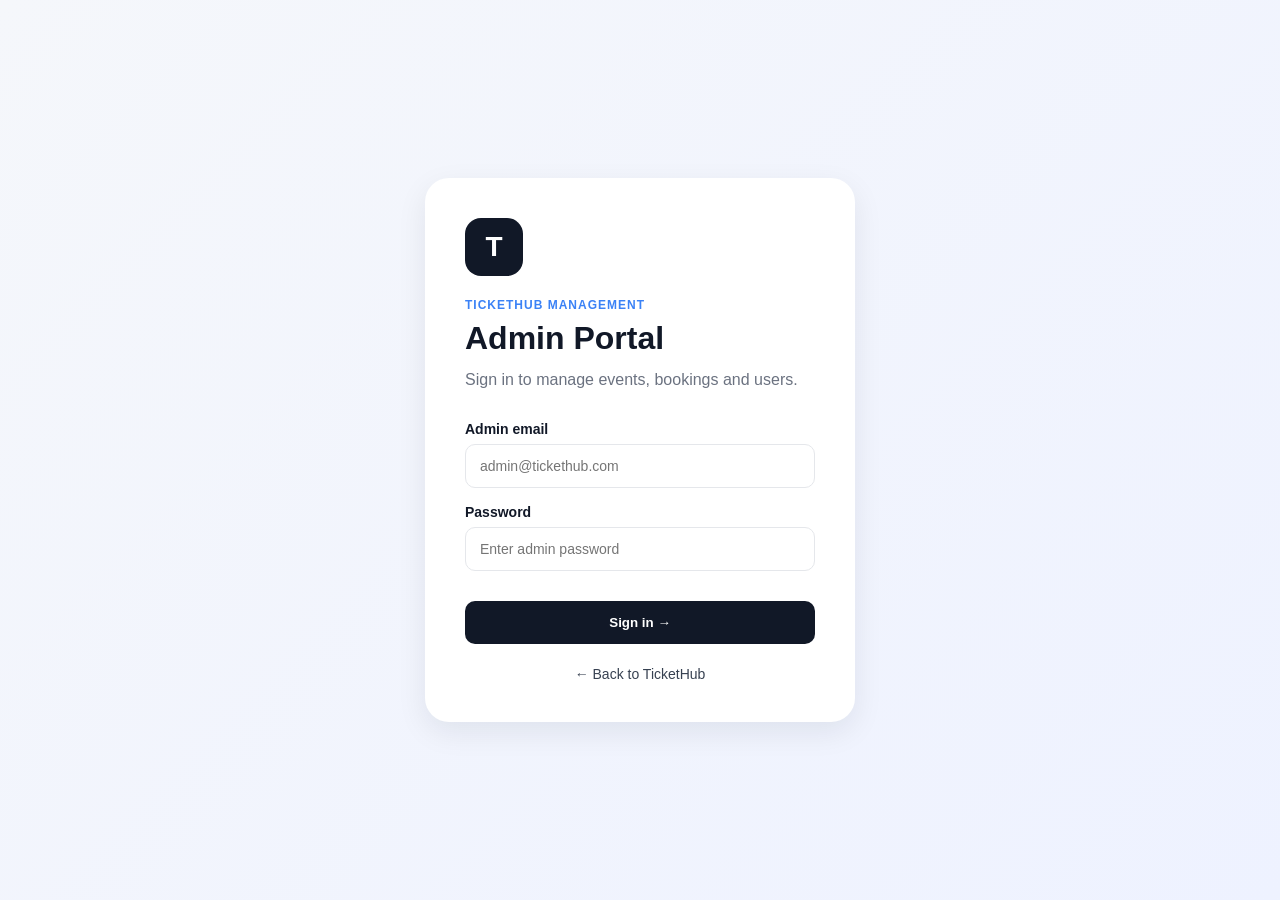
<file: admin.html>
<!DOCTYPE html>
<html lang="en">
<head>
    <meta charset="UTF-8">
    <meta name="viewport" content="width=device-width, initial-scale=1.0">

    <title>TicketHub | Admin Portal</title>

    <link rel="stylesheet" href="admin.css">
</head>

<body>

    <!-- ADMIN LOGIN -->

    <div id="adminLogin" class="admin-login">

        <div class="login-card">

            <div class="admin-logo">
                <span>T</span>
            </div>

            <p class="eyebrow">TicketHub Management</p>

            <h1>Admin Portal</h1>

            <p class="login-description">
                Sign in to manage events, bookings and users.
            </p>

            <form id="adminLoginForm">

                <label for="adminEmail">
                    Admin email
                </label>

                <input
                    type="email"
                    id="adminEmail"
                    placeholder="admin@tickethub.com"
                    required
                >

                <label for="adminPassword">
                    Password
                </label>

                <input
                    type="password"
                    id="adminPassword"
                    placeholder="Enter admin password"
                    required
                >

                <p id="adminLoginError" class="login-error"></p>

                <button type="submit" class="login-button">
                    Sign in →
                </button>

            </form>

            <a href="index.html" class="back-link">
                ← Back to TicketHub
            </a>

        </div>

    </div>


    <!-- ADMIN DASHBOARD -->

    <div id="adminDashboard" class="admin-dashboard hidden">

        <!-- SIDEBAR -->

        <aside class="sidebar">

            <div class="sidebar-brand">
                <span class="brand-mark">T</span>
                <strong>TicketHub</strong>
            </div>

            <p class="sidebar-label">
                MANAGEMENT
            </p>

            <button
                class="sidebar-link active"
                data-section="dashboard"
            >
                📊 Dashboard
            </button>

            <button
                class="sidebar-link"
                data-section="events"
            >
                🎫 Events
            </button>

            <button
                class="sidebar-link"
                data-section="bookings"
            >
                📋 Bookings
            </button>

            <button
                class="sidebar-link"
                data-section="users"
            >
                👥 Users
            </button>

            <button
                class="sidebar-link"
                data-section="newsletter"
            >
                📧 Newsletter
            </button>

            <div class="sidebar-bottom">

                <a href="index.html" class="sidebar-home">
                    ← Customer website
                </a>

                <button id="adminLogout" class="logout-admin">
                    Log out
                </button>

            </div>

        </aside>


        <!-- MAIN -->

        <main class="admin-main">

            <header class="admin-header">

                <div>
                    <p class="eyebrow">Management console</p>
                    <h1 id="pageTitle">
                        Dashboard
                    </h1>
                </div>

                <div class="admin-profile">
                    <span class="admin-avatar">
                        A
                    </span>

                    <div>
                        <strong>Administrator</strong>
                        <small>Super Admin</small>
                    </div>
                </div>

            </header>


            <!-- DASHBOARD -->

            <section
                id="dashboardSection"
                class="admin-section active"
            >

                <div class="stats-grid">

                    <div class="admin-stat">
                        <span>👥</span>
                        <p>Total users</p>
                        <strong id="totalUsers">0</strong>
                    </div>

                    <div class="admin-stat">
                        <span>🎫</span>
                        <p>Total bookings</p>
                        <strong id="totalBookings">0</strong>
                    </div>

                    <div class="admin-stat">
                        <span>💰</span>
                        <p>Total revenue</p>
                        <strong id="totalRevenue">₹0</strong>
                    </div>

                    <div class="admin-stat">
                        <span>📧</span>
                        <p>Subscribers</p>
                        <strong id="totalSubscribers">0</strong>
                    </div>

                </div>


                <div class="dashboard-grid">

                    <div class="admin-card">

                        <div class="card-heading">
                            <div>
                                <p class="eyebrow">
                                    Latest activity
                                </p>

                                <h2>
                                    Recent bookings
                                </h2>
                            </div>
                        </div>

                        <div id="recentBookings"></div>

                    </div>


                    <div class="admin-card">

                        <div class="card-heading">

                            <div>
                                <p class="eyebrow">
                                    Catalog
                                </p>

                                <h2>
                                    Available events
                                </h2>
                            </div>

                        </div>

                        <div id="eventOverview"></div>

                    </div>

                </div>

            </section>


            <!-- EVENTS -->

            <section
                id="eventsSection"
                class="admin-section"
            >

                <div class="section-toolbar">

                    <div>
                        <p class="eyebrow">
                            Event management
                        </p>

                        <h2>
                            Events
                        </h2>
                    </div>

                    <button
                        class="primary-admin-button"
                        onclick="showToast('Add event feature can be connected to the event catalog.')"
                    >
                        + Add event
                    </button>

                </div>

                <div
                    class="admin-card"
                    id="adminEventsList"
                ></div>

            </section>


            <!-- BOOKINGS -->

            <section
                id="bookingsSection"
                class="admin-section"
            >

                <div class="section-toolbar">

                    <div>
                        <p class="eyebrow">
                            Transaction management
                        </p>

                        <h2>
                            All bookings
                        </h2>
                    </div>

                </div>

                <div
                    class="admin-card table-card"
                    id="adminBookingsList"
                ></div>

            </section>


            <!-- USERS -->

            <section
                id="usersSection"
                class="admin-section"
            >

                <div class="section-toolbar">

                    <div>
                        <p class="eyebrow">
                            Account management
                        </p>

                        <h2>
                            Registered users
                        </h2>
                    </div>

                </div>

                <div
                    class="admin-card table-card"
                    id="adminUsersList"
                ></div>

            </section>


            <!-- NEWSLETTER -->

            <section
                id="newsletterSection"
                class="admin-section"
            >

                <div class="section-toolbar">

                    <div>
                        <p class="eyebrow">
                            Communication
                        </p>

                        <h2>
                            Newsletter subscribers
                        </h2>
                    </div>

                </div>

                <div
                    class="admin-card table-card"
                    id="adminNewsletterList"
                ></div>

            </section>

        </main>

    </div>


    <div id="adminToast" class="admin-toast"></div>


    <script src="admin.js"></script>

</body>
</html>
</file>
<file: style.css>
@import url('https://fonts.googleapis.com/css2?family=DM+Sans:wght@400;500;700&family=Space+Grotesk:wght@500;600;700&display=swap');

:root {
    --bg: #f4f7fb;
    --panel: #ffffff;
    --panel-soft: #edf3ff;
    --dark: #112033;
    --dark-soft: #1c2d3d;
    --muted: #5d6d7c;
    --line: #dfe7f0;
    --green: #1dbb8f;
    --orange: #f2994a;
    --blue: #2457d7;
    --purple: #6c63ff;
    --shadow: rgba(17, 32, 51, 0.08);
}

* {
    margin: 0;
    padding: 0;
    box-sizing: border-box;
}

html {
    scroll-behavior: smooth;
}

body {
    font-family: 'DM Sans', sans-serif;
    background: var(--bg);
    color: var(--dark);
    line-height: 1.5;
}

button, input {
    font: inherit;
}

button {
    border: none;
    cursor: pointer;
}

img {
    max-width: 100%;
    display: block;
}

.site-header {
    position: sticky;
    top: 0;
    z-index: 20;
    background: rgba(17, 32, 51, 0.94);
    backdrop-filter: blur(12px);
    color: #f4f7fb;
    padding: 20px 7%;
    display: flex;
    align-items: center;
    justify-content: space-between;
}

.brand {
    color: inherit;
    text-decoration: none;
    font: 700 22px 'Space Grotesk', sans-serif;
    letter-spacing: -0.04em;
    display: inline-flex;
    align-items: center;
}

.brand-mark {
    display: inline-grid;
    place-items: center;
    width: 30px;
    height: 30px;
    margin-right: 10px;
    border-radius: 50%;
    background: linear-gradient(135deg, var(--green), var(--blue));
    color: white;
    font-weight: 700;
}

nav {
    display: flex;
    align-items: center;
    gap: 30px;
    margin-left: auto;
    margin-right: 28px;
}

nav a, .header-action {
    color: #dfe8e3;
    text-decoration: none;
    font-size: 14px;
    transition: color 0.2s ease;
}

nav a:hover, .header-action:hover {
    color: var(--green);
}

.header-action {
    border: 1px solid rgba(255, 255, 255, 0.14);
    padding: 9px 14px;
    border-radius: 999px;
}

.auth-area {
    margin-left: 18px;
    display: flex;
    align-items: center;
    gap: 10px;
}

.auth-button {
    border: 1px solid rgba(255, 255, 255, 0.18);
    background: transparent;
    color: #f4f7fb;
    padding: 9px 16px;
    border-radius: 999px;
    font-size: 14px;
    font-weight: 700;
    transition: transform 0.2s ease, background 0.2s ease;
}

.auth-button.filled {
    background: linear-gradient(135deg, var(--green), var(--blue));
    border-color: transparent;
}

.auth-button:hover {
    transform: translateY(-2px);
}

.user-chip {
    display: flex;
    align-items: center;
    gap: 10px;
    color: #f4f7fb;
    font-size: 14px;
}

.user-avatar {
    display: inline-grid;
    place-items: center;
    width: 30px;
    height: 30px;
    border-radius: 50%;
    background: linear-gradient(135deg, var(--orange), var(--purple));
    font: 700 13px 'Space Grotesk', sans-serif;
    color: white;
}

.logout-button {
    background: transparent;
    border: 1px solid rgba(255, 255, 255, 0.18);
    color: #dfe8e3;
    padding: 8px 14px;
    border-radius: 999px;
    font-size: 13px;
    font-weight: 700;
}

.logout-button:hover {
    color: var(--orange);
}

/* Auth modal */

.modal-overlay {
    display: none;
    position: fixed;
    inset: 0;
    z-index: 100;
    background: rgba(9, 16, 26, 0.55);
    backdrop-filter: blur(4px);
    padding: 24px;
    align-items: center;
    justify-content: center;
}

.modal-overlay.open {
    display: flex;
}

.modal-box {
    position: relative;
    width: 100%;
    max-width: 400px;
    background: var(--panel);
    border-radius: 22px;
    padding: 32px 28px 26px;
    box-shadow: 0 24px 60px rgba(9, 16, 26, 0.35);
}

.modal-close {
    position: absolute;
    top: 16px;
    right: 16px;
    width: 30px;
    height: 30px;
    display: grid;
    place-items: center;
    border-radius: 50%;
    background: var(--panel-soft);
    color: var(--dark);
    font-size: 18px;
    line-height: 1;
}

.modal-close:hover {
    background: var(--line);
}

.modal-tabs {
    display: grid;
    grid-template-columns: 1fr 1fr;
    gap: 6px;
    background: var(--panel-soft);
    border-radius: 999px;
    padding: 4px;
    margin-bottom: 22px;
}

.modal-tab {
    background: transparent;
    border-radius: 999px;
    padding: 10px 10px;
    font-size: 13px;
    font-weight: 700;
    color: var(--muted);
}

.modal-tab.active {
    background: var(--dark);
    color: white;
}

.modal-subtitle {
    color: var(--muted);
    font-size: 14px;
    margin-bottom: 18px;
}

.auth-form {
    display: grid;
    gap: 6px;
}

.auth-form.hidden {
    display: none;
}

.auth-form label {
    font-size: 12px;
    font-weight: 700;
    letter-spacing: 0.06em;
    text-transform: uppercase;
    color: var(--dark-soft);
    margin-top: 10px;
}

.auth-form label small {
    float: right;
    font-weight: 500;
    letter-spacing: 0;
    text-transform: none;
    color: var(--muted);
}

.auth-form input {
    width: 100%;
    border: 1px solid var(--line);
    border-radius: 12px;
    padding: 13px 14px;
    background: #fbfcfa;
    color: var(--dark);
    outline-color: var(--blue);
}

.auth-error {
    min-height: 18px;
    margin-top: 10px;
    color: #d1362f;
    font-size: 13px;
    font-weight: 600;
}

.auth-submit {
    width: 100%;
    margin-top: 8px;
    text-align: center;
    justify-content: center;
}

.auth-switch {
    margin-top: 16px;
    text-align: center;
    font-size: 13px;
    color: var(--muted);
}

.link-button {
    background: none;
    border: none;
    padding: 0;
    color: var(--blue);
    font-weight: 700;
    cursor: pointer;
    text-decoration: underline;
}

.auth-hint {
    grid-column: 1 / -1;
    display: none;
    background: rgba(242, 153, 74, 0.14);
    border: 1px solid rgba(242, 153, 74, 0.4);
    color: var(--dark-soft);
    border-radius: 12px;
    padding: 12px 14px;
    font-size: 13px;
    font-weight: 600;
}

.auth-hint.show {
    display: block;
}

.booking-box input[readonly] {
    background: var(--panel-soft);
    color: var(--dark-soft);
}

.hero {
    min-height: 560px;
    padding: 100px 12%;
    position: relative;
    overflow: hidden;
    background: linear-gradient(135deg, #edf4ff 0%, #dfe9ff 28%, #f6f2ff 100%);
}

.hero:after {
    content: '';
    position: absolute;
    width: 440px;
    height: 440px;
    right: 8%;
    top: 58px;
    border-radius: 50%;
    background: radial-gradient(circle at 30% 30%, #f7d0a0 0%, var(--orange) 28%, #df6d48 100%);
    box-shadow: 0 0 0 34px rgba(255, 255, 255, 0.18), 0 0 0 74px rgba(255, 255, 255, 0.1);
}

.hero-copy {
    position: relative;
    z-index: 1;
    max-width: 620px;
}

.eyebrow {
    margin-bottom: 18px;
    color: var(--muted);
    font-size: 11px;
    font-weight: 700;
    letter-spacing: 0.18em;
    text-transform: uppercase;
}

.hero .eyebrow {
    color: #465d7a;
}

.hero h1,
section h2,
.category-card h3,
.event-card h3,
.ticket-section h2 {
    font-family: 'Space Grotesk', sans-serif;
    letter-spacing: -0.06em;
    line-height: 0.95;
}

.hero h1 {
    font-size: clamp(52px, 7vw, 96px);
    margin-bottom: 22px;
}

em {
    font-style: normal;
    color: var(--blue);
}

.hero-description {
    max-width: 430px;
    margin-bottom: 28px;
    font-size: 17px;
    color: #203128;
}

.primary-button,
.book-button,
.download-button,
.category-card button {
    font-weight: 700;
    border-radius: 12px;
    transition: transform 0.2s ease, box-shadow 0.2s ease, background 0.2s ease;
}

.primary-button,
.book-button {
    background: linear-gradient(135deg, var(--dark), var(--blue));
    color: #f4f7f2;
    padding: 16px 22px;
}

.primary-button:hover,
.book-button:hover,
.download-button:hover,
.category-card button:hover {
    transform: translateY(-2px);
    box-shadow: 0 10px 18px rgba(22, 35, 30, 0.12);
}

.hero-note {
    position: absolute;
    right: 10%;
    bottom: 28px;
    z-index: 1;
    font-weight: 700;
    font-size: 12px;
    color: var(--dark);
}

.live-dot {
    display: inline-block;
    width: 9px;
    height: 9px;
    margin-right: 8px;
    border-radius: 50%;
    background: var(--green);
    box-shadow: 0 0 0 6px rgba(29, 187, 143, 0.2);
}

section {
    padding: 100px 9%;
}

section h2 {
    font-size: clamp(38px, 5vw, 64px);
    margin: 0;
}

.section-heading {
    max-width: 1080px;
    margin: 0 auto 48px;
    display: flex;
    align-items: end;
    justify-content: space-between;
    gap: 26px;
}

.section-intro {
    max-width: 330px;
    color: var(--muted);
    font-size: 15px;
}

.feature-showcase {
    background: linear-gradient(180deg, #f5f8ff 0%, #edf3ff 100%);
}

.feature-grid {
    max-width: 1080px;
    margin: 0 auto;
    display: grid;
    grid-template-columns: repeat(4, minmax(0, 1fr));
    gap: 20px;
}

.feature-card {
    background: var(--panel);
    border: 1px solid var(--line);
    border-radius: 20px;
    padding: 22px 18px;
    box-shadow: 0 10px 24px var(--shadow);
}

.feature-icon {
    display: inline-grid;
    place-items: center;
    width: 52px;
    height: 52px;
    border-radius: 14px;
    background: rgba(36, 87, 215, 0.1);
    font-size: 24px;
    margin-bottom: 14px;
}

.feature-card h3 {
    font-family: 'Space Grotesk', sans-serif;
    font-size: 24px;
    letter-spacing: -0.04em;
    margin-bottom: 8px;
}

.feature-card p {
    color: var(--muted);
    font-size: 14px;
}

.stats-strip {
    max-width: 1080px;
    margin: 0 auto 18px;
    padding: 0 0 28px;
    display: grid;
    grid-template-columns: repeat(4, minmax(0, 1fr));
    gap: 16px;
}

.stat-item {
    background: linear-gradient(135deg, var(--dark), #1b355a);
    color: white;
    border-radius: 18px;
    padding: 26px 18px;
    text-align: center;
    box-shadow: 0 12px 24px rgba(22, 35, 30, 0.1);
}

.stat-item strong {
    display: block;
    font-family: 'Space Grotesk', sans-serif;
    font-size: 34px;
    letter-spacing: -0.06em;
    margin-bottom: 8px;
}

.stat-item span {
    color: rgba(255, 255, 255, 0.75);
    font-size: 13px;
    text-transform: uppercase;
    letter-spacing: 0.1em;
}

.value-section {
    max-width: 1080px;
    margin: 0 auto;
    display: grid;
    grid-template-columns: 1.2fr 0.8fr;
    gap: 24px;
    align-items: center;
}

.value-list {
    list-style: none;
    display: grid;
    gap: 12px;
    margin-top: 22px;
}

.value-list li {
    position: relative;
    padding-left: 26px;
    color: var(--dark-soft);
    font-size: 15px;
}

.value-list li::before {
    content: '✓';
    position: absolute;
    left: 0;
    top: 0;
    color: var(--orange);
    font-weight: 700;
}

.value-panel {
    background: linear-gradient(180deg, #10233a 0%, #1c3453 100%);
    border-radius: 24px;
    padding: 20px;
    color: white;
    display: grid;
    gap: 14px;
}

.panel-item {
    background: rgba(255, 255, 255, 0.04);
    border: 1px solid rgba(255, 255, 255, 0.08);
    border-radius: 16px;
    padding: 18px 16px;
}

.panel-item span {
    display: block;
    color: rgba(255, 255, 255, 0.7);
    font-size: 11px;
    letter-spacing: 0.1em;
    text-transform: uppercase;
    margin-bottom: 10px;
}

.panel-item strong {
    font-size: 22px;
    font-family: 'Space Grotesk', sans-serif;
    letter-spacing: -0.04em;
}

.category-grid {
    max-width: 1080px;
    margin: 0 auto;
    display: grid;
    grid-template-columns: repeat(3, minmax(0, 1fr));
    gap: 22px;
}

.booking-box {
    max-width: 1100px;
    margin: 0 auto;
    background: #edf2ec;
    border: 1px solid #dfe7df;
    border-radius: 24px;
    padding: 28px;
    display: grid;
    grid-template-columns: 1.2fr 0.8fr;
    gap: 24px;
    box-shadow: 0 12px 28px rgba(22, 35, 30, 0.05);
}

.booking-flow {
    background: var(--panel);
    border: 1px solid var(--line);
    border-radius: 18px;
    padding: 22px;
    min-height: 500px;
}

.step-panel {
    display: none;
}

.step-panel.active {
    display: block;
}

.panel-header {
    margin-bottom: 18px;
}

.panel-header span {
    display: inline-block;
    margin-bottom: 8px;
    color: var(--orange);
    font-size: 11px;
    font-weight: 700;
    letter-spacing: 0.12em;
    text-transform: uppercase;
}

.panel-header h3 {
    font-family: 'Space Grotesk', sans-serif;
    font-size: 26px;
    letter-spacing: -0.04em;
}

.movie-list, .option-list {
    display: grid;
    gap: 16px;
}

.movie-list {
    grid-template-columns: repeat(2, minmax(0, 1fr));
}

.movie-card-item {
    background: linear-gradient(180deg, #fdfdfd 0%, #f0f3ee 100%);
    border: 1px solid var(--line);
    border-radius: 16px;
    overflow: hidden;
}

.movie-poster {
    min-height: 200px;
    background-size: cover;
    background-position: center;
    position: relative;
    padding: 12px;
    display: flex;
    align-items: flex-end;
}

.movie-genre {
    display: inline-block;
    padding: 7px 10px;
    background: rgba(255, 255, 255, 0.18);
    border: 1px solid rgba(255, 255, 255, 0.2);
    border-radius: 999px;
    color: white;
    font-size: 10px;
    font-weight: 700;
    letter-spacing: 0.08em;
    text-transform: uppercase;
}

.movie-card-content {
    padding: 14px 14px 16px;
}

.movie-card-content h4 {
    margin-bottom: 6px;
    font-size: 20px;
    font-family: 'Space Grotesk', sans-serif;
    letter-spacing: -0.04em;
}

.movie-card-content p {
    color: var(--muted);
    margin-bottom: 12px;
}

.secondary-button,
.option-item,
.next-button {
    border-radius: 12px;
    transition: transform 0.2s ease, box-shadow 0.2s ease;
}

.secondary-button {
    width: 100%;
    background: var(--dark);
    color: white;
    padding: 12px 14px;
    font-weight: 700;
}

.option-item {
    width: 100%;
    text-align: left;
    background: #f6f8f5;
    border: 1px solid var(--line);
    color: var(--dark);
    padding: 14px 16px;
    font-weight: 600;
    display: grid;
    gap: 4px;
}

.option-item strong {
    font-size: 18px;
    font-family: 'Space Grotesk', sans-serif;
    letter-spacing: -0.04em;
}

.option-item span {
    color: var(--muted);
    font-size: 13px;
    font-weight: 500;
}

.option-item:hover,
.secondary-button:hover,
.next-button:hover {
    transform: translateY(-2px);
    box-shadow: 0 10px 18px rgba(22, 35, 30, 0.08);
}

.next-button {
    margin-top: 16px;
    width: 100%;
    background: linear-gradient(135deg, var(--orange), #e66d47);
    color: white;
    padding: 14px 16px;
    font-weight: 700;
}

.booking-form {
    display: grid;
    gap: 14px;
    align-content: start;
}

.booking-form label {
    font-size: 12px;
    font-weight: 700;
    letter-spacing: 0.08em;
    text-transform: uppercase;
    color: var(--dark-soft);
}

.booking-form input {
    width: 100%;
    border: 1px solid #cad4ca;
    border-radius: 12px;
    padding: 14px 15px;
    background: #fbfcfa;
    color: var(--dark);
    outline-color: var(--orange);
}

.seat-summary {
    margin-top: 10px;
    color: var(--muted);
    font-size: 13px;
    font-weight: 700;
}

.category-card {
    background: linear-gradient(180deg, #ffffff 0%, #f8fbff 100%);
    border: 1px solid var(--line);
    border-radius: 22px;
    padding: 26px 22px 20px;
    box-shadow: 0 12px 28px var(--shadow);
    transition: transform 0.2s ease, box-shadow 0.2s ease;
}

.category-card:hover {
    transform: translateY(-4px);
    box-shadow: 0 18px 32px rgba(22, 35, 30, 0.12);
}

.category-top {
    display: flex;
    align-items: center;
    justify-content: space-between;
    margin-bottom: 28px;
}

.category-icon {
    width: 58px;
    height: 58px;
    display: grid;
    place-items: center;
    font-size: 28px;
    border-radius: 18px;
    background: var(--panel-soft);
}

.category-tag {
    display: inline-flex;
    align-items: center;
    padding: 8px 10px;
    border-radius: 999px;
    background: rgba(22, 35, 30, 0.04);
    color: var(--dark);
    font-size: 10px;
    font-weight: 700;
    letter-spacing: 0.08em;
    text-transform: uppercase;
}

.category-card h3 {
    font-size: 30px;
    margin-bottom: 12px;
}

.category-card p {
    color: var(--muted);
    margin-bottom: 18px;
}

.capacity-box {
    display: flex;
    align-items: center;
    justify-content: space-between;
    gap: 10px;
    margin: 14px 0 18px;
    padding: 12px 14px;
    border-radius: 12px;
    background: rgba(22, 35, 30, 0.03);
    border: 1px solid var(--line);
}

.capacity-box span {
    color: var(--muted);
    font-size: 11px;
    font-weight: 700;
    letter-spacing: 0.08em;
    text-transform: uppercase;
}

.capacity-box strong {
    color: var(--dark);
    font-size: 16px;
}

.category-card ul {
    list-style: none;
    margin: 0 0 22px;
    display: grid;
    gap: 8px;
    color: var(--dark-soft);
    font-size: 14px;
}

.category-card ul li::before {
    content: '•';
    margin-right: 8px;
    color: var(--green);
    font-weight: 700;
}

.card-footer {
    display: flex;
    align-items: center;
    justify-content: space-between;
    gap: 16px;
    padding-top: 18px;
    border-top: 1px solid var(--line);
}

.card-footer strong {
    font-size: 18px;
    color: var(--dark);
}

.category-card button {
    background: var(--dark);
    color: #fff;
    padding: 11px 16px;
}

.movie-card .category-icon {
    background: rgba(36, 87, 215, 0.1);
}

.cricket-card .category-icon {
    background: rgba(29, 187, 143, 0.12);
}

.event-card .category-icon {
    background: rgba(242, 153, 74, 0.14);
}

.booking-heading {
    margin-bottom: 38px;
}

.booking-box {
    max-width: 1080px;
    margin: 0 auto;
    background: #edf2ec;
    border: 1px solid #dfe7df;
    border-radius: 24px;
    padding: 34px;
    display: grid;
    grid-template-columns: repeat(2, minmax(0, 1fr));
    gap: 18px 22px;
    box-shadow: 0 12px 28px rgba(22, 35, 30, 0.05);
}

.booking-box label {
    font-size: 12px;
    font-weight: 700;
    letter-spacing: 0.08em;
    text-transform: uppercase;
    color: var(--dark-soft);
}

.booking-box label small {
    float: right;
    font-weight: 500;
    letter-spacing: 0;
    text-transform: none;
    color: var(--muted);
}

.booking-box input {
    width: 100%;
    border: 1px solid #cad4ca;
    border-radius: 12px;
    padding: 14px 15px;
    background: #fbfcfa;
    color: var(--dark);
    outline-color: var(--orange);
}

.booking-box > label:nth-of-type(3),
.seats,
.total-row,
.book-button {
    grid-column: 1 / -1;
}

.seats {
    display: grid;
    grid-template-columns: repeat(8, minmax(0, 1fr));
    gap: 8px;
    margin-top: 4px;
}

.seat {
    padding: 12px 8px;
    border: 1px solid #ccd6cd;
    border-radius: 10px;
    background: #fbfcfa;
    color: var(--dark-soft);
    font-weight: 700;
    transition: all 0.2s ease;
}

.seat:hover {
    border-color: var(--orange);
}

.seat.selected {
    background: linear-gradient(135deg, var(--blue), var(--purple));
    border-color: var(--blue);
    color: white;
}

.seat.booked {
    background: #b8c5b9;
    color: white;
    border-color: #b8c5b9;
    cursor: not-allowed;
}

.total-row {
    display: flex;
    justify-content: space-between;
    align-items: center;
    padding-top: 20px;
    border-top: 1px solid #cad4ca;
    margin-top: 4px;
    font-size: 15px;
    color: var(--dark);
}

.total-row strong {
    font: 700 27px 'Space Grotesk', sans-serif;
}

.book-button {
    background: var(--dark);
    color: white;
    padding: 16px 22px;
    border-radius: 12px;
    width: 100%;
}

.ticket-section {
    display: none;
    background: var(--dark);
    color: #f4f7f2;
    padding-bottom: 110px;
}

.ticket-section .eyebrow {
    color: var(--green);
}

.ticket-section em {
    color: var(--green);
}

#ticketDetails {
    max-width: 1080px;
    margin: 0 auto;
    padding: 28px 30px;
    background: #fff;
    border-left: 7px solid var(--green);
    border-radius: 0 18px 18px 0;
    box-shadow: 14px 14px 0 rgba(215, 243, 90, 0.12);
}

.ticket-card-grid {
    display: grid;
    grid-template-columns: repeat(4, minmax(0, 1fr));
    gap: 24px 20px;
}

.ticket-card-grid p {
    margin: 0 0 6px;
    color: var(--muted);
    font-size: 11px;
    font-weight: 700;
    letter-spacing: 0.12em;
    text-transform: uppercase;
}

.ticket-card-grid strong {
    display: block;
    color: var(--dark);
    font-size: 16px;
    overflow-wrap: anywhere;
}

.download-button {
    display: block;
    max-width: 1080px;
    width: 100%;
    margin: 18px auto 0;
    padding: 16px 22px;
    background: linear-gradient(135deg, var(--green), #19a57c);
    color: white;
    font-weight: 700;
    text-align: center;
}

footer {
    background: #0d1714;
    color: #9aa9a2;
    padding: 26px 9%;
    text-align: center;
    font-size: 12px;
}

@media (max-width: 900px) {
    .feature-grid {
        grid-template-columns: repeat(2, minmax(0, 1fr));
    }

    .stats-strip {
        grid-template-columns: repeat(2, minmax(0, 1fr));
    }

    .value-section,
    .booking-box {
        grid-template-columns: 1fr;
    }

    .movie-list {
        grid-template-columns: 1fr;
    }

    .category-grid {
        grid-template-columns: 1fr;
    }
}

@media (max-width: 700px) {
    .site-header {
        flex-direction: column;
        gap: 14px;
        padding-top: 18px;
        padding-bottom: 18px;
    }

    nav {
        margin: 0;
        gap: 18px;
        flex-wrap: wrap;
        justify-content: center;
    }

    .header-action {
        display: none;
    }

    .auth-area {
        margin-left: 0;
    }

    .modal-box {
        padding: 26px 20px 22px;
    }

    .hero {
        min-height: 540px;
        padding: 70px 8%;
    }

    .hero:after {
        width: 280px;
        height: 280px;
        right: -30px;
        top: 340px;
    }

    .hero-note {
        left: 8%;
        right: auto;
        bottom: 24px;
    }

    section {
        padding: 70px 6%;
    }

    .section-heading {
        display: block;
    }

    .section-intro {
        margin-top: 16px;
    }

    .feature-grid,
    .stats-strip {
        grid-template-columns: 1fr;
    }

    .booking-box {
        grid-template-columns: 1fr;
        padding: 24px;
    }

    .seats {
        grid-template-columns: repeat(4, minmax(0, 1fr));
    }

    .ticket-card-grid {
        grid-template-columns: repeat(2, minmax(0, 1fr));
    }
}

@media (max-width: 450px) {
    .ticket-card-grid {
        grid-template-columns: 1fr;
    }
}
/* ============================================================
   PROJECT UPGRADE — dark mode, nav, animations, new sections
   ============================================================ */

:root {
    --transition-fast: 0.2s ease;
}

* {
    transition: background-color 0.25s ease, color 0.25s ease, border-color 0.25s ease;
}

.skip-link {
    position: absolute;
    left: -999px;
    top: 0;
    z-index: 200;
    background: var(--dark);
    color: white;
    padding: 12px 18px;
    border-radius: 0 0 10px 0;
}

.skip-link:focus {
    left: 0;
}

/* ---------- Dark theme ---------- */

html[data-theme="dark"] {
    --bg: #0b1420;
    --panel: #141f30;
    --panel-soft: #1b2a40;
    --dark: #eef3fb;
    --dark-soft: #cdd8e6;
    --muted: #93a2b6;
    --line: #24344a;
    --shadow: rgba(0, 0, 0, 0.35);
}

html[data-theme="dark"] body {
    background: var(--bg);
    color: var(--dark);
}

html[data-theme="dark"] .site-header {
    background: rgba(6, 12, 20, 0.94);
}

html[data-theme="dark"] .hero {
    background: linear-gradient(135deg, #101c2d 0%, #16233a 28%, #1b1830 100%);
}

html[data-theme="dark"] .hero-description {
    color: #c7d3e0;
}

html[data-theme="dark"] .feature-showcase {
    background: linear-gradient(180deg, #0e1826 0%, #101d30 100%);
}

html[data-theme="dark"] .booking-box {
    background: #101a26;
    border-color: #22303f;
}

html[data-theme="dark"] .seat,
html[data-theme="dark"] .booking-box input,
html[data-theme="dark"] .auth-form input {
    background: #0e1826;
    border-color: #2a3b50;
    color: var(--dark);
}

html[data-theme="dark"] .value-panel,
html[data-theme="dark"] .stat-item {
    background: linear-gradient(180deg, #0e1826 0%, #17263c 100%);
}

html[data-theme="dark"] footer {
    background: #060b12;
}

html[data-theme="dark"] .modal-box {
    background: var(--panel);
}

html[data-theme="dark"] .modal-close {
    background: var(--panel-soft);
    color: var(--dark);
}

html[data-theme="dark"] #ticketDetails {
    background: #101a26;
}

/* ---------- Header / nav upgrades ---------- */

.header-actions {
    display: flex;
    align-items: center;
    gap: 14px;
    margin-left: auto;
}

.theme-toggle {
    width: 38px;
    height: 38px;
    display: grid;
    place-items: center;
    border-radius: 50%;
    background: rgba(255, 255, 255, 0.08);
    border: 1px solid rgba(255, 255, 255, 0.14);
    font-size: 16px;
}

.theme-toggle:hover {
    background: rgba(255, 255, 255, 0.16);
}

.nav-toggle {
    display: none;
    flex-direction: column;
    justify-content: center;
    gap: 5px;
    width: 34px;
    height: 34px;
    background: transparent;
    border: none;
}

.nav-toggle span {
    display: block;
    height: 2px;
    background: #f4f7fb;
    border-radius: 2px;
}

.hero-actions {
    display: flex;
    flex-wrap: wrap;
    gap: 14px;
}

.ghost-button {
    background: transparent;
    border: 1.5px solid var(--dark);
    color: var(--dark);
    font-weight: 700;
    padding: 16px 22px;
    border-radius: 12px;
}

.ghost-button:hover {
    background: var(--dark);
    color: var(--bg);
}

/* ---------- Scroll reveal ---------- */

[data-reveal] {
    opacity: 0;
    transform: translateY(24px);
    transition: opacity 0.6s ease, transform 0.6s ease;
}

[data-reveal].in-view {
    opacity: 1;
    transform: translateY(0);
}

/* ---------- Movie search + genre chips ---------- */

.movie-filters {
    display: flex;
    flex-direction: column;
    gap: 12px;
    margin-bottom: 18px;
}

.movie-filters input[type="search"] {
    width: 100%;
    border: 1px solid var(--line);
    border-radius: 12px;
    padding: 12px 14px;
    background: var(--bg);
    color: var(--dark);
    outline-color: var(--blue);
}

.genre-chips {
    display: flex;
    flex-wrap: wrap;
    gap: 8px;
}

.genre-chip {
    border: 1px solid var(--line);
    background: var(--panel-soft);
    color: var(--dark-soft);
    padding: 7px 14px;
    border-radius: 999px;
    font-size: 12px;
    font-weight: 700;
}

.genre-chip.active {
    background: var(--dark);
    color: var(--bg);
    border-color: var(--dark);
}

.no-results {
    padding: 30px 10px;
    text-align: center;
    color: var(--muted);
    font-size: 14px;
}

/* ---------- Movie card rating + wishlist ---------- */

.movie-card-item {
    position: relative;
}

.wishlist-button {
    position: absolute;
    top: 10px;
    right: 10px;
    z-index: 2;
    width: 34px;
    height: 34px;
    display: grid;
    place-items: center;
    border-radius: 50%;
    background: rgba(10, 14, 20, 0.45);
    color: white;
    font-size: 16px;
    backdrop-filter: blur(2px);
}

.wishlist-button.saved {
    background: rgba(214, 60, 60, 0.85);
}

.movie-rating {
    display: flex;
    align-items: center;
    gap: 4px;
    font-size: 12px;
    color: var(--orange);
    font-weight: 700;
    margin-bottom: 4px;
}

/* ---------- Seat legend + tiers ---------- */

.seat-legend {
    display: flex;
    flex-wrap: wrap;
    gap: 16px;
    margin-bottom: 14px;
    font-size: 12px;
    color: var(--muted);
    font-weight: 600;
}

.seat-legend span {
    display: inline-flex;
    align-items: center;
    gap: 6px;
}

.legend-swatch {
    display: inline-block;
    width: 14px;
    height: 14px;
    border-radius: 4px;
    border: 1px solid var(--line);
    background: #fbfcfa;
}

.legend-swatch.premium {
    background: #fff2e0;
    border-color: var(--orange);
}

.legend-swatch.selected {
    background: linear-gradient(135deg, var(--blue), var(--purple));
    border: none;
}

.legend-swatch.booked {
    background: #b8c5b9;
    border: none;
}

.seat-row {
    display: grid;
    grid-template-columns: 24px repeat(8, minmax(0, 1fr));
    align-items: center;
    gap: 8px;
    margin-bottom: 8px;
}

.seat-row-label {
    font-size: 12px;
    font-weight: 700;
    color: var(--muted);
    text-align: center;
}

.seat.premium {
    background: #fff2e0;
    border-color: var(--orange);
}

.seat.premium.selected {
    background: linear-gradient(135deg, var(--orange), var(--purple));
    border-color: transparent;
    color: white;
}

/* ---------- Promo code ---------- */

.promo-hint {
    min-height: 16px;
    margin-top: 6px;
    font-size: 12px;
    font-weight: 700;
}

.promo-hint.success {
    color: var(--green);
}

.promo-hint.error {
    color: #d1362f;
}

/* ---------- Ticket stub + barcode + print ---------- */

.ticket-stub {
    max-width: 1080px;
    margin: 0 auto;
}

.ticket-code {
    max-width: 1080px;
    margin: 18px auto 0;
    height: 54px;
    border-radius: 12px;
    background:
        repeating-linear-gradient(90deg, #fff 0 2px, transparent 2px 5px, #fff 5px 8px, transparent 8px 11px, #fff 11px 15px, transparent 15px 20px);
    opacity: 0.9;
}

.ticket-actions {
    max-width: 1080px;
    margin: 18px auto 0;
    display: grid;
    grid-template-columns: 1fr 1fr;
    gap: 14px;
}

.ticket-actions .download-button,
.ticket-actions .print-button {
    margin: 0;
    width: 100%;
}

.print-button {
    background: transparent;
    border: 1.5px solid var(--green);
    color: var(--green);
    font-weight: 700;
    border-radius: 12px;
    padding: 16px 22px;
}

.print-button:hover {
    background: var(--green);
    color: white;
}

@media print {
    header, .hero, #events, .feature-showcase, .stats-strip, .value-section,
    #testimonials, #faq, #booking, footer, .back-to-top, .toast-stack,
    .ticket-actions {
        display: none !important;
    }

    .ticket-section {
        display: block !important;
        background: white !important;
        color: black !important;
        padding: 20px !important;
    }

    #ticketDetails {
        box-shadow: none !important;
    }
}

/* ---------- Testimonials ---------- */

.testimonial-grid {
    max-width: 1080px;
    margin: 0 auto;
    display: grid;
    grid-template-columns: repeat(3, minmax(0, 1fr));
    gap: 20px;
}

.testimonial-card {
    background: var(--panel);
    border: 1px solid var(--line);
    border-radius: 20px;
    padding: 24px 22px;
    box-shadow: 0 12px 24px var(--shadow);
}

.testimonial-stars {
    color: var(--orange);
    font-size: 13px;
    margin-bottom: 12px;
}

.testimonial-quote {
    color: var(--dark-soft);
    font-size: 14px;
    margin-bottom: 18px;
}

.testimonial-person {
    display: flex;
    align-items: center;
    gap: 10px;
}

.testimonial-avatar {
    width: 38px;
    height: 38px;
    border-radius: 50%;
    display: grid;
    place-items: center;
    font: 700 13px 'Space Grotesk', sans-serif;
    color: white;
    background: linear-gradient(135deg, var(--blue), var(--purple));
}

.testimonial-name {
    font-weight: 700;
    font-size: 13px;
}

.testimonial-role {
    font-size: 12px;
    color: var(--muted);
}

/* ---------- FAQ accordion ---------- */

.faq-list {
    max-width: 800px;
    margin: 0 auto;
    display: grid;
    gap: 12px;
}

.faq-item {
    background: var(--panel);
    border: 1px solid var(--line);
    border-radius: 14px;
    overflow: hidden;
}

.faq-question {
    width: 100%;
    text-align: left;
    background: transparent;
    padding: 18px 20px;
    display: flex;
    align-items: center;
    justify-content: space-between;
    gap: 12px;
    font-weight: 700;
    color: var(--dark);
    font-size: 15px;
}

.faq-question .faq-icon {
    transition: transform 0.2s ease;
    color: var(--muted);
}

.faq-item.open .faq-icon {
    transform: rotate(45deg);
}

.faq-answer {
    max-height: 0;
    overflow: hidden;
    transition: max-height 0.3s ease;
    color: var(--muted);
    font-size: 14px;
    padding: 0 20px;
}

.faq-item.open .faq-answer {
    max-height: 200px;
    padding: 0 20px 18px;
}

/* ---------- Footer upgrade ---------- */

.footer-grid {
    max-width: 1080px;
    margin: 0 auto;
    display: grid;
    grid-template-columns: 1.4fr 0.8fr 0.8fr 1.2fr;
    gap: 28px;
    text-align: left;
    padding-bottom: 30px;
}

.footer-brand p {
    margin-top: 14px;
    color: #8fa0b3;
    font-size: 13px;
    max-width: 260px;
}

.footer-links h4,
.footer-newsletter h4 {
    color: #f4f7fb;
    font-size: 13px;
    letter-spacing: 0.06em;
    text-transform: uppercase;
    margin-bottom: 14px;
}

.footer-links {
    display: flex;
    flex-direction: column;
    gap: 10px;
}

.footer-links a {
    color: #9aa9a2;
    text-decoration: none;
    font-size: 13px;
}

.footer-links a:hover {
    color: var(--green);
}

.footer-newsletter form {
    display: flex;
    gap: 8px;
}

.footer-newsletter input {
    flex: 1;
    min-width: 0;
    border: 1px solid #24344a;
    border-radius: 10px;
    padding: 10px 12px;
    background: #101a26;
    color: white;
}

.footer-newsletter button {
    background: var(--green);
    color: #06251c;
    font-weight: 700;
    padding: 10px 14px;
    border-radius: 10px;
    white-space: nowrap;
}

.newsletter-note {
    margin-top: 8px;
    font-size: 12px;
    color: var(--green);
    min-height: 14px;
}

.footer-bottom {
    max-width: 1080px;
    margin: 0 auto;
    padding-top: 20px;
    border-top: 1px solid rgba(255, 255, 255, 0.08);
    text-align: center;
}

/* ---------- Back to top ---------- */

.back-to-top {
    position: fixed;
    right: 22px;
    bottom: 22px;
    z-index: 60;
    width: 46px;
    height: 46px;
    border-radius: 50%;
    background: var(--dark);
    color: white;
    font-size: 18px;
    display: none;
    place-items: center;
    box-shadow: 0 10px 22px rgba(0, 0, 0, 0.2);
}

.back-to-top.show {
    display: grid;
}

.back-to-top:hover {
    transform: translateY(-3px);
}

/* ---------- Toasts ---------- */

.toast-stack {
    position: fixed;
    right: 20px;
    bottom: 20px;
    z-index: 500;
    display: grid;
    gap: 10px;
    max-width: 320px;
}

.toast {
    background: var(--dark);
    color: var(--bg);
    padding: 14px 16px;
    border-radius: 12px;
    font-size: 13px;
    font-weight: 600;
    box-shadow: 0 12px 24px rgba(0, 0, 0, 0.2);
    display: flex;
    align-items: center;
    gap: 10px;
    animation: toastIn 0.25s ease;
}

.toast.success { border-left: 4px solid var(--green); }
.toast.error { border-left: 4px solid #e0554f; }
.toast.info { border-left: 4px solid var(--blue); }

@keyframes toastIn {
    from { opacity: 0; transform: translateY(12px); }
    to { opacity: 1; transform: translateY(0); }
}

/* ---------- Account modal ---------- */

.account-modal {
    max-width: 480px;
}

.account-panel.hidden {
    display: none;
}

.account-list {
    display: grid;
    gap: 12px;
    max-height: 360px;
    overflow-y: auto;
}

.account-item {
    border: 1px solid var(--line);
    border-radius: 14px;
    padding: 14px 16px;
    display: flex;
    align-items: center;
    justify-content: space-between;
    gap: 10px;
}

.account-item-info strong {
    display: block;
    font-size: 14px;
    margin-bottom: 4px;
}

.account-item-info span {
    font-size: 12px;
    color: var(--muted);
}

.account-item-action {
    background: transparent;
    border: 1px solid var(--line);
    color: var(--dark-soft);
    font-size: 12px;
    font-weight: 700;
    padding: 8px 12px;
    border-radius: 999px;
}

.account-item-action:hover {
    border-color: #d1362f;
    color: #d1362f;
}

.account-empty {
    text-align: center;
    color: var(--muted);
    font-size: 14px;
    padding: 24px 10px;
}

/* ---------- Responsive nav ---------- */

@media (max-width: 900px) {
    .footer-grid {
        grid-template-columns: 1fr 1fr;
    }

    .testimonial-grid {
        grid-template-columns: 1fr;
    }
}

@media (max-width: 700px) {
    .site-header {
        flex-direction: row;
        flex-wrap: nowrap;
        justify-content: space-between;
        padding: 16px 5%;
    }

    .nav-toggle {
        display: flex;
        order: 2;
    }

    .header-actions {
        order: 3;
        margin-left: 10px;
    }

    nav {
        position: fixed;
        top: 0;
        right: -100%;
        height: 100vh;
        width: min(78vw, 300px);
        background: var(--dark);
        flex-direction: column;
        align-items: flex-start;
        padding: 90px 26px;
        gap: 22px;
        transition: right 0.3s ease;
        z-index: 90;
    }

    nav.open {
        right: 0;
    }

    nav a {
        font-size: 16px;
    }

    .header-actions {
        margin-left: auto;
    }

    .ticket-actions {
        grid-template-columns: 1fr;
    }

    .footer-grid {
        grid-template-columns: 1fr;
    }

    .seats {
        overflow-x: auto;
        padding-bottom: 6px;
    }

    .seats .seat,
    .seats .seat-row-label {
        min-width: 34px;
    }

    .footer-brand p {
        max-width: none;
    }
}
</file>
<file: project-Online Ticket Booking/style.css>
@import url('https://fonts.googleapis.com/css2?family=DM+Sans:wght@400;500;700&family=Space+Grotesk:wght@500;600;700&display=swap');

:root {
    --bg: #f4f7fb;
    --panel: #ffffff;
    --panel-soft: #edf3ff;
    --dark: #112033;
    --dark-soft: #1c2d3d;
    --muted: #5d6d7c;
    --line: #dfe7f0;
    --green: #1dbb8f;
    --orange: #f2994a;
    --blue: #2457d7;
    --purple: #6c63ff;
    --shadow: rgba(17, 32, 51, 0.08);
}

* {
    margin: 0;
    padding: 0;
    box-sizing: border-box;
}

html {
    scroll-behavior: smooth;
}

body {
    font-family: 'DM Sans', sans-serif;
    background: var(--bg);
    color: var(--dark);
    line-height: 1.5;
}

button, input {
    font: inherit;
}

button {
    border: none;
    cursor: pointer;
}

img {
    max-width: 100%;
    display: block;
}

.site-header {
    position: sticky;
    top: 0;
    z-index: 20;
    background: rgba(17, 32, 51, 0.94);
    backdrop-filter: blur(12px);
    color: #f4f7fb;
    padding: 20px 7%;
    display: flex;
    align-items: center;
    justify-content: space-between;
}

.brand {
    color: inherit;
    text-decoration: none;
    font: 700 22px 'Space Grotesk', sans-serif;
    letter-spacing: -0.04em;
    display: inline-flex;
    align-items: center;
}

.brand-mark {
    display: inline-grid;
    place-items: center;
    width: 30px;
    height: 30px;
    margin-right: 10px;
    border-radius: 50%;
    background: linear-gradient(135deg, var(--green), var(--blue));
    color: white;
    font-weight: 700;
}

nav {
    display: flex;
    align-items: center;
    gap: 30px;
    margin-left: auto;
    margin-right: 28px;
}

nav a, .header-action {
    color: #dfe8e3;
    text-decoration: none;
    font-size: 14px;
    transition: color 0.2s ease;
}

nav a:hover, .header-action:hover {
    color: var(--green);
}

.header-action {
    border: 1px solid rgba(255, 255, 255, 0.14);
    padding: 9px 14px;
    border-radius: 999px;
}

.auth-area {
    margin-left: 18px;
    display: flex;
    align-items: center;
    gap: 10px;
}

.auth-button {
    border: 1px solid rgba(255, 255, 255, 0.18);
    background: transparent;
    color: #f4f7fb;
    padding: 9px 16px;
    border-radius: 999px;
    font-size: 14px;
    font-weight: 700;
    transition: transform 0.2s ease, background 0.2s ease;
}

.auth-button.filled {
    background: linear-gradient(135deg, var(--green), var(--blue));
    border-color: transparent;
}

.auth-button:hover {
    transform: translateY(-2px);
}

.user-chip {
    display: flex;
    align-items: center;
    gap: 10px;
    color: #f4f7fb;
    font-size: 14px;
}

.user-avatar {
    display: inline-grid;
    place-items: center;
    width: 30px;
    height: 30px;
    border-radius: 50%;
    background: linear-gradient(135deg, var(--orange), var(--purple));
    font: 700 13px 'Space Grotesk', sans-serif;
    color: white;
}

.logout-button {
    background: transparent;
    border: 1px solid rgba(255, 255, 255, 0.18);
    color: #dfe8e3;
    padding: 8px 14px;
    border-radius: 999px;
    font-size: 13px;
    font-weight: 700;
}

.logout-button:hover {
    color: var(--orange);
}

/* Auth modal */

.modal-overlay {
    display: none;
    position: fixed;
    inset: 0;
    z-index: 100;
    background: rgba(9, 16, 26, 0.55);
    backdrop-filter: blur(4px);
    padding: 24px;
    align-items: center;
    justify-content: center;
}

.modal-overlay.open {
    display: flex;
}

.modal-box {
    position: relative;
    width: 100%;
    max-width: 400px;
    background: var(--panel);
    border-radius: 22px;
    padding: 32px 28px 26px;
    box-shadow: 0 24px 60px rgba(9, 16, 26, 0.35);
}

.modal-close {
    position: absolute;
    top: 16px;
    right: 16px;
    width: 30px;
    height: 30px;
    display: grid;
    place-items: center;
    border-radius: 50%;
    background: var(--panel-soft);
    color: var(--dark);
    font-size: 18px;
    line-height: 1;
}

.modal-close:hover {
    background: var(--line);
}

.modal-tabs {
    display: grid;
    grid-template-columns: 1fr 1fr;
    gap: 6px;
    background: var(--panel-soft);
    border-radius: 999px;
    padding: 4px;
    margin-bottom: 22px;
}

.modal-tab {
    background: transparent;
    border-radius: 999px;
    padding: 10px 10px;
    font-size: 13px;
    font-weight: 700;
    color: var(--muted);
}

.modal-tab.active {
    background: var(--dark);
    color: white;
}

.modal-subtitle {
    color: var(--muted);
    font-size: 14px;
    margin-bottom: 18px;
}

.auth-form {
    display: grid;
    gap: 6px;
}

.auth-form.hidden {
    display: none;
}

.auth-form label {
    font-size: 12px;
    font-weight: 700;
    letter-spacing: 0.06em;
    text-transform: uppercase;
    color: var(--dark-soft);
    margin-top: 10px;
}

.auth-form label small {
    float: right;
    font-weight: 500;
    letter-spacing: 0;
    text-transform: none;
    color: var(--muted);
}

.auth-form input {
    width: 100%;
    border: 1px solid var(--line);
    border-radius: 12px;
    padding: 13px 14px;
    background: #fbfcfa;
    color: var(--dark);
    outline-color: var(--blue);
}

.auth-error {
    min-height: 18px;
    margin-top: 10px;
    color: #d1362f;
    font-size: 13px;
    font-weight: 600;
}

.auth-submit {
    width: 100%;
    margin-top: 8px;
    text-align: center;
    justify-content: center;
}

.auth-switch {
    margin-top: 16px;
    text-align: center;
    font-size: 13px;
    color: var(--muted);
}

.link-button {
    background: none;
    border: none;
    padding: 0;
    color: var(--blue);
    font-weight: 700;
    cursor: pointer;
    text-decoration: underline;
}

.auth-hint {
    grid-column: 1 / -1;
    display: none;
    background: rgba(242, 153, 74, 0.14);
    border: 1px solid rgba(242, 153, 74, 0.4);
    color: var(--dark-soft);
    border-radius: 12px;
    padding: 12px 14px;
    font-size: 13px;
    font-weight: 600;
}

.auth-hint.show {
    display: block;
}

.booking-box input[readonly] {
    background: var(--panel-soft);
    color: var(--dark-soft);
}

.hero {
    min-height: 560px;
    padding: 100px 12%;
    position: relative;
    overflow: hidden;
    background: linear-gradient(135deg, #edf4ff 0%, #dfe9ff 28%, #f6f2ff 100%);
}

.hero:after {
    content: '';
    position: absolute;
    width: 440px;
    height: 440px;
    right: 8%;
    top: 58px;
    border-radius: 50%;
    background: radial-gradient(circle at 30% 30%, #f7d0a0 0%, var(--orange) 28%, #df6d48 100%);
    box-shadow: 0 0 0 34px rgba(255, 255, 255, 0.18), 0 0 0 74px rgba(255, 255, 255, 0.1);
}

.hero-copy {
    position: relative;
    z-index: 1;
    max-width: 620px;
}

.eyebrow {
    margin-bottom: 18px;
    color: var(--muted);
    font-size: 11px;
    font-weight: 700;
    letter-spacing: 0.18em;
    text-transform: uppercase;
}

.hero .eyebrow {
    color: #465d7a;
}

.hero h1,
section h2,
.category-card h3,
.event-card h3,
.ticket-section h2 {
    font-family: 'Space Grotesk', sans-serif;
    letter-spacing: -0.06em;
    line-height: 0.95;
}

.hero h1 {
    font-size: clamp(52px, 7vw, 96px);
    margin-bottom: 22px;
}

em {
    font-style: normal;
    color: var(--blue);
}

.hero-description {
    max-width: 430px;
    margin-bottom: 28px;
    font-size: 17px;
    color: #203128;
}

.primary-button,
.book-button,
.download-button,
.category-card button {
    font-weight: 700;
    border-radius: 12px;
    transition: transform 0.2s ease, box-shadow 0.2s ease, background 0.2s ease;
}

.primary-button,
.book-button {
    background: linear-gradient(135deg, var(--dark), var(--blue));
    color: #f4f7f2;
    padding: 16px 22px;
}

.primary-button:hover,
.book-button:hover,
.download-button:hover,
.category-card button:hover {
    transform: translateY(-2px);
    box-shadow: 0 10px 18px rgba(22, 35, 30, 0.12);
}

.hero-note {
    position: absolute;
    right: 10%;
    bottom: 28px;
    z-index: 1;
    font-weight: 700;
    font-size: 12px;
    color: var(--dark);
}

.live-dot {
    display: inline-block;
    width: 9px;
    height: 9px;
    margin-right: 8px;
    border-radius: 50%;
    background: var(--green);
    box-shadow: 0 0 0 6px rgba(29, 187, 143, 0.2);
}

section {
    padding: 100px 9%;
}

section h2 {
    font-size: clamp(38px, 5vw, 64px);
    margin: 0;
}

.section-heading {
    max-width: 1080px;
    margin: 0 auto 48px;
    display: flex;
    align-items: end;
    justify-content: space-between;
    gap: 26px;
}

.section-intro {
    max-width: 330px;
    color: var(--muted);
    font-size: 15px;
}

.feature-showcase {
    background: linear-gradient(180deg, #f5f8ff 0%, #edf3ff 100%);
}

.feature-grid {
    max-width: 1080px;
    margin: 0 auto;
    display: grid;
    grid-template-columns: repeat(4, minmax(0, 1fr));
    gap: 20px;
}

.feature-card {
    background: var(--panel);
    border: 1px solid var(--line);
    border-radius: 20px;
    padding: 22px 18px;
    box-shadow: 0 10px 24px var(--shadow);
}

.feature-icon {
    display: inline-grid;
    place-items: center;
    width: 52px;
    height: 52px;
    border-radius: 14px;
    background: rgba(36, 87, 215, 0.1);
    font-size: 24px;
    margin-bottom: 14px;
}

.feature-card h3 {
    font-family: 'Space Grotesk', sans-serif;
    font-size: 24px;
    letter-spacing: -0.04em;
    margin-bottom: 8px;
}

.feature-card p {
    color: var(--muted);
    font-size: 14px;
}

.stats-strip {
    max-width: 1080px;
    margin: 0 auto 18px;
    padding: 0 0 28px;
    display: grid;
    grid-template-columns: repeat(4, minmax(0, 1fr));
    gap: 16px;
}

.stat-item {
    background: linear-gradient(135deg, var(--dark), #1b355a);
    color: white;
    border-radius: 18px;
    padding: 26px 18px;
    text-align: center;
    box-shadow: 0 12px 24px rgba(22, 35, 30, 0.1);
}

.stat-item strong {
    display: block;
    font-family: 'Space Grotesk', sans-serif;
    font-size: 34px;
    letter-spacing: -0.06em;
    margin-bottom: 8px;
}

.stat-item span {
    color: rgba(255, 255, 255, 0.75);
    font-size: 13px;
    text-transform: uppercase;
    letter-spacing: 0.1em;
}

.value-section {
    max-width: 1080px;
    margin: 0 auto;
    display: grid;
    grid-template-columns: 1.2fr 0.8fr;
    gap: 24px;
    align-items: center;
}

.value-list {
    list-style: none;
    display: grid;
    gap: 12px;
    margin-top: 22px;
}

.value-list li {
    position: relative;
    padding-left: 26px;
    color: var(--dark-soft);
    font-size: 15px;
}

.value-list li::before {
    content: '✓';
    position: absolute;
    left: 0;
    top: 0;
    color: var(--orange);
    font-weight: 700;
}

.value-panel {
    background: linear-gradient(180deg, #10233a 0%, #1c3453 100%);
    border-radius: 24px;
    padding: 20px;
    color: white;
    display: grid;
    gap: 14px;
}

.panel-item {
    background: rgba(255, 255, 255, 0.04);
    border: 1px solid rgba(255, 255, 255, 0.08);
    border-radius: 16px;
    padding: 18px 16px;
}

.panel-item span {
    display: block;
    color: rgba(255, 255, 255, 0.7);
    font-size: 11px;
    letter-spacing: 0.1em;
    text-transform: uppercase;
    margin-bottom: 10px;
}

.panel-item strong {
    font-size: 22px;
    font-family: 'Space Grotesk', sans-serif;
    letter-spacing: -0.04em;
}

.category-grid {
    max-width: 1080px;
    margin: 0 auto;
    display: grid;
    grid-template-columns: repeat(3, minmax(0, 1fr));
    gap: 22px;
}

.booking-box {
    max-width: 1100px;
    margin: 0 auto;
    background: #edf2ec;
    border: 1px solid #dfe7df;
    border-radius: 24px;
    padding: 28px;
    display: grid;
    grid-template-columns: 1.2fr 0.8fr;
    gap: 24px;
    box-shadow: 0 12px 28px rgba(22, 35, 30, 0.05);
}

.booking-flow {
    background: var(--panel);
    border: 1px solid var(--line);
    border-radius: 18px;
    padding: 22px;
    min-height: 500px;
}

.step-panel {
    display: none;
}

.step-panel.active {
    display: block;
}

.panel-header {
    margin-bottom: 18px;
}

.panel-header span {
    display: inline-block;
    margin-bottom: 8px;
    color: var(--orange);
    font-size: 11px;
    font-weight: 700;
    letter-spacing: 0.12em;
    text-transform: uppercase;
}

.panel-header h3 {
    font-family: 'Space Grotesk', sans-serif;
    font-size: 26px;
    letter-spacing: -0.04em;
}

.movie-list, .option-list {
    display: grid;
    gap: 16px;
}

.movie-list {
    grid-template-columns: repeat(2, minmax(0, 1fr));
}

.movie-card-item {
    background: linear-gradient(180deg, #fdfdfd 0%, #f0f3ee 100%);
    border: 1px solid var(--line);
    border-radius: 16px;
    overflow: hidden;
}

.movie-poster {
    min-height: 200px;
    background-size: cover;
    background-position: center;
    position: relative;
    padding: 12px;
    display: flex;
    align-items: flex-end;
}

.movie-genre {
    display: inline-block;
    padding: 7px 10px;
    background: rgba(255, 255, 255, 0.18);
    border: 1px solid rgba(255, 255, 255, 0.2);
    border-radius: 999px;
    color: white;
    font-size: 10px;
    font-weight: 700;
    letter-spacing: 0.08em;
    text-transform: uppercase;
}

.movie-card-content {
    padding: 14px 14px 16px;
}

.movie-card-content h4 {
    margin-bottom: 6px;
    font-size: 20px;
    font-family: 'Space Grotesk', sans-serif;
    letter-spacing: -0.04em;
}

.movie-card-content p {
    color: var(--muted);
    margin-bottom: 12px;
}

.secondary-button,
.option-item,
.next-button {
    border-radius: 12px;
    transition: transform 0.2s ease, box-shadow 0.2s ease;
}

.secondary-button {
    width: 100%;
    background: var(--dark);
    color: white;
    padding: 12px 14px;
    font-weight: 700;
}

.option-item {
    width: 100%;
    text-align: left;
    background: #f6f8f5;
    border: 1px solid var(--line);
    color: var(--dark);
    padding: 14px 16px;
    font-weight: 600;
    display: grid;
    gap: 4px;
}

.option-item strong {
    font-size: 18px;
    font-family: 'Space Grotesk', sans-serif;
    letter-spacing: -0.04em;
}

.option-item span {
    color: var(--muted);
    font-size: 13px;
    font-weight: 500;
}

.option-item:hover,
.secondary-button:hover,
.next-button:hover {
    transform: translateY(-2px);
    box-shadow: 0 10px 18px rgba(22, 35, 30, 0.08);
}

.next-button {
    margin-top: 16px;
    width: 100%;
    background: linear-gradient(135deg, var(--orange), #e66d47);
    color: white;
    padding: 14px 16px;
    font-weight: 700;
}

.booking-form {
    display: grid;
    gap: 14px;
    align-content: start;
}

.booking-form label {
    font-size: 12px;
    font-weight: 700;
    letter-spacing: 0.08em;
    text-transform: uppercase;
    color: var(--dark-soft);
}

.booking-form input {
    width: 100%;
    border: 1px solid #cad4ca;
    border-radius: 12px;
    padding: 14px 15px;
    background: #fbfcfa;
    color: var(--dark);
    outline-color: var(--orange);
}

.seat-summary {
    margin-top: 10px;
    color: var(--muted);
    font-size: 13px;
    font-weight: 700;
}

.category-card {
    background: linear-gradient(180deg, #ffffff 0%, #f8fbff 100%);
    border: 1px solid var(--line);
    border-radius: 22px;
    padding: 26px 22px 20px;
    box-shadow: 0 12px 28px var(--shadow);
    transition: transform 0.2s ease, box-shadow 0.2s ease;
}

.category-card:hover {
    transform: translateY(-4px);
    box-shadow: 0 18px 32px rgba(22, 35, 30, 0.12);
}

.category-top {
    display: flex;
    align-items: center;
    justify-content: space-between;
    margin-bottom: 28px;
}

.category-icon {
    width: 58px;
    height: 58px;
    display: grid;
    place-items: center;
    font-size: 28px;
    border-radius: 18px;
    background: var(--panel-soft);
}

.category-tag {
    display: inline-flex;
    align-items: center;
    padding: 8px 10px;
    border-radius: 999px;
    background: rgba(22, 35, 30, 0.04);
    color: var(--dark);
    font-size: 10px;
    font-weight: 700;
    letter-spacing: 0.08em;
    text-transform: uppercase;
}

.category-card h3 {
    font-size: 30px;
    margin-bottom: 12px;
}

.category-card p {
    color: var(--muted);
    margin-bottom: 18px;
}

.capacity-box {
    display: flex;
    align-items: center;
    justify-content: space-between;
    gap: 10px;
    margin: 14px 0 18px;
    padding: 12px 14px;
    border-radius: 12px;
    background: rgba(22, 35, 30, 0.03);
    border: 1px solid var(--line);
}

.capacity-box span {
    color: var(--muted);
    font-size: 11px;
    font-weight: 700;
    letter-spacing: 0.08em;
    text-transform: uppercase;
}

.capacity-box strong {
    color: var(--dark);
    font-size: 16px;
}

.category-card ul {
    list-style: none;
    margin: 0 0 22px;
    display: grid;
    gap: 8px;
    color: var(--dark-soft);
    font-size: 14px;
}

.category-card ul li::before {
    content: '•';
    margin-right: 8px;
    color: var(--green);
    font-weight: 700;
}

.card-footer {
    display: flex;
    align-items: center;
    justify-content: space-between;
    gap: 16px;
    padding-top: 18px;
    border-top: 1px solid var(--line);
}

.card-footer strong {
    font-size: 18px;
    color: var(--dark);
}

.category-card button {
    background: var(--dark);
    color: #fff;
    padding: 11px 16px;
}

.movie-card .category-icon {
    background: rgba(36, 87, 215, 0.1);
}

.cricket-card .category-icon {
    background: rgba(29, 187, 143, 0.12);
}

.event-card .category-icon {
    background: rgba(242, 153, 74, 0.14);
}

.booking-heading {
    margin-bottom: 38px;
}

.booking-box {
    max-width: 1080px;
    margin: 0 auto;
    background: #edf2ec;
    border: 1px solid #dfe7df;
    border-radius: 24px;
    padding: 34px;
    display: grid;
    grid-template-columns: repeat(2, minmax(0, 1fr));
    gap: 18px 22px;
    box-shadow: 0 12px 28px rgba(22, 35, 30, 0.05);
}

.booking-box label {
    font-size: 12px;
    font-weight: 700;
    letter-spacing: 0.08em;
    text-transform: uppercase;
    color: var(--dark-soft);
}

.booking-box label small {
    float: right;
    font-weight: 500;
    letter-spacing: 0;
    text-transform: none;
    color: var(--muted);
}

.booking-box input {
    width: 100%;
    border: 1px solid #cad4ca;
    border-radius: 12px;
    padding: 14px 15px;
    background: #fbfcfa;
    color: var(--dark);
    outline-color: var(--orange);
}

.booking-box > label:nth-of-type(3),
.seats,
.total-row,
.book-button {
    grid-column: 1 / -1;
}

.seats {
    display: grid;
    grid-template-columns: repeat(8, minmax(0, 1fr));
    gap: 8px;
    margin-top: 4px;
}

.seat {
    padding: 12px 8px;
    border: 1px solid #ccd6cd;
    border-radius: 10px;
    background: #fbfcfa;
    color: var(--dark-soft);
    font-weight: 700;
    transition: all 0.2s ease;
}

.seat:hover {
    border-color: var(--orange);
}

.seat.selected {
    background: linear-gradient(135deg, var(--blue), var(--purple));
    border-color: var(--blue);
    color: white;
}

.seat.booked {
    background: #b8c5b9;
    color: white;
    border-color: #b8c5b9;
    cursor: not-allowed;
}

.total-row {
    display: flex;
    justify-content: space-between;
    align-items: center;
    padding-top: 20px;
    border-top: 1px solid #cad4ca;
    margin-top: 4px;
    font-size: 15px;
    color: var(--dark);
}

.total-row strong {
    font: 700 27px 'Space Grotesk', sans-serif;
}

.book-button {
    background: var(--dark);
    color: white;
    padding: 16px 22px;
    border-radius: 12px;
    width: 100%;
}

.ticket-section {
    display: none;
    background: var(--dark);
    color: #f4f7f2;
    padding-bottom: 110px;
}

.ticket-section .eyebrow {
    color: var(--green);
}

.ticket-section em {
    color: var(--green);
}

#ticketDetails {
    max-width: 1080px;
    margin: 0 auto;
    padding: 28px 30px;
    background: #fff;
    border-left: 7px solid var(--green);
    border-radius: 0 18px 18px 0;
    box-shadow: 14px 14px 0 rgba(215, 243, 90, 0.12);
}

.ticket-card-grid {
    display: grid;
    grid-template-columns: repeat(4, minmax(0, 1fr));
    gap: 24px 20px;
}

.ticket-card-grid p {
    margin: 0 0 6px;
    color: var(--muted);
    font-size: 11px;
    font-weight: 700;
    letter-spacing: 0.12em;
    text-transform: uppercase;
}

.ticket-card-grid strong {
    display: block;
    color: var(--dark);
    font-size: 16px;
    overflow-wrap: anywhere;
}

.download-button {
    display: block;
    max-width: 1080px;
    width: 100%;
    margin: 18px auto 0;
    padding: 16px 22px;
    background: linear-gradient(135deg, var(--green), #19a57c);
    color: white;
    font-weight: 700;
    text-align: center;
}

footer {
    background: #0d1714;
    color: #9aa9a2;
    padding: 26px 9%;
    text-align: center;
    font-size: 12px;
}

@media (max-width: 900px) {
    .feature-grid {
        grid-template-columns: repeat(2, minmax(0, 1fr));
    }

    .stats-strip {
        grid-template-columns: repeat(2, minmax(0, 1fr));
    }

    .value-section,
    .booking-box {
        grid-template-columns: 1fr;
    }

    .movie-list {
        grid-template-columns: 1fr;
    }

    .category-grid {
        grid-template-columns: 1fr;
    }
}

@media (max-width: 700px) {
    .site-header {
        flex-direction: column;
        gap: 14px;
        padding-top: 18px;
        padding-bottom: 18px;
    }

    nav {
        margin: 0;
        gap: 18px;
        flex-wrap: wrap;
        justify-content: center;
    }

    .header-action {
        display: none;
    }

    .auth-area {
        margin-left: 0;
    }

    .modal-box {
        padding: 26px 20px 22px;
    }

    .hero {
        min-height: 540px;
        padding: 70px 8%;
    }

    .hero:after {
        width: 280px;
        height: 280px;
        right: -30px;
        top: 340px;
    }

    .hero-note {
        left: 8%;
        right: auto;
        bottom: 24px;
    }

    section {
        padding: 70px 6%;
    }

    .section-heading {
        display: block;
    }

    .section-intro {
        margin-top: 16px;
    }

    .feature-grid,
    .stats-strip {
        grid-template-columns: 1fr;
    }

    .booking-box {
        grid-template-columns: 1fr;
        padding: 24px;
    }

    .seats {
        grid-template-columns: repeat(4, minmax(0, 1fr));
    }

    .ticket-card-grid {
        grid-template-columns: repeat(2, minmax(0, 1fr));
    }
}

@media (max-width: 450px) {
    .ticket-card-grid {
        grid-template-columns: 1fr;
    }
}
/* ============================================================
   PROJECT UPGRADE — dark mode, nav, animations, new sections
   ============================================================ */

:root {
    --transition-fast: 0.2s ease;
}

* {
    transition: background-color 0.25s ease, color 0.25s ease, border-color 0.25s ease;
}

.skip-link {
    position: absolute;
    left: -999px;
    top: 0;
    z-index: 200;
    background: var(--dark);
    color: white;
    padding: 12px 18px;
    border-radius: 0 0 10px 0;
}

.skip-link:focus {
    left: 0;
}

/* ---------- Dark theme ---------- */

html[data-theme="dark"] {
    --bg: #0b1420;
    --panel: #141f30;
    --panel-soft: #1b2a40;
    --dark: #eef3fb;
    --dark-soft: #cdd8e6;
    --muted: #93a2b6;
    --line: #24344a;
    --shadow: rgba(0, 0, 0, 0.35);
}

html[data-theme="dark"] body {
    background: var(--bg);
    color: var(--dark);
}

html[data-theme="dark"] .site-header {
    background: rgba(6, 12, 20, 0.94);
}

html[data-theme="dark"] .hero {
    background: linear-gradient(135deg, #101c2d 0%, #16233a 28%, #1b1830 100%);
}

html[data-theme="dark"] .hero-description {
    color: #c7d3e0;
}

html[data-theme="dark"] .feature-showcase {
    background: linear-gradient(180deg, #0e1826 0%, #101d30 100%);
}

html[data-theme="dark"] .booking-box {
    background: #101a26;
    border-color: #22303f;
}

html[data-theme="dark"] .seat,
html[data-theme="dark"] .booking-box input,
html[data-theme="dark"] .auth-form input {
    background: #0e1826;
    border-color: #2a3b50;
    color: var(--dark);
}

html[data-theme="dark"] .value-panel,
html[data-theme="dark"] .stat-item {
    background: linear-gradient(180deg, #0e1826 0%, #17263c 100%);
}

html[data-theme="dark"] footer {
    background: #060b12;
}

html[data-theme="dark"] .modal-box {
    background: var(--panel);
}

html[data-theme="dark"] .modal-close {
    background: var(--panel-soft);
    color: var(--dark);
}

html[data-theme="dark"] #ticketDetails {
    background: #101a26;
}

/* ---------- Header / nav upgrades ---------- */

.header-actions {
    display: flex;
    align-items: center;
    gap: 14px;
    margin-left: auto;
}

.theme-toggle {
    width: 38px;
    height: 38px;
    display: grid;
    place-items: center;
    border-radius: 50%;
    background: rgba(255, 255, 255, 0.08);
    border: 1px solid rgba(255, 255, 255, 0.14);
    font-size: 16px;
}

.theme-toggle:hover {
    background: rgba(255, 255, 255, 0.16);
}

.nav-toggle {
    display: none;
    flex-direction: column;
    justify-content: center;
    gap: 5px;
    width: 34px;
    height: 34px;
    background: transparent;
    border: none;
}

.nav-toggle span {
    display: block;
    height: 2px;
    background: #f4f7fb;
    border-radius: 2px;
}

.hero-actions {
    display: flex;
    flex-wrap: wrap;
    gap: 14px;
}

.ghost-button {
    background: transparent;
    border: 1.5px solid var(--dark);
    color: var(--dark);
    font-weight: 700;
    padding: 16px 22px;
    border-radius: 12px;
}

.ghost-button:hover {
    background: var(--dark);
    color: var(--bg);
}

/* ---------- Scroll reveal ---------- */

[data-reveal] {
    opacity: 0;
    transform: translateY(24px);
    transition: opacity 0.6s ease, transform 0.6s ease;
}

[data-reveal].in-view {
    opacity: 1;
    transform: translateY(0);
}

/* ---------- Movie search + genre chips ---------- */

.movie-filters {
    display: flex;
    flex-direction: column;
    gap: 12px;
    margin-bottom: 18px;
}

.movie-filters input[type="search"] {
    width: 100%;
    border: 1px solid var(--line);
    border-radius: 12px;
    padding: 12px 14px;
    background: var(--bg);
    color: var(--dark);
    outline-color: var(--blue);
}

.genre-chips {
    display: flex;
    flex-wrap: wrap;
    gap: 8px;
}

.genre-chip {
    border: 1px solid var(--line);
    background: var(--panel-soft);
    color: var(--dark-soft);
    padding: 7px 14px;
    border-radius: 999px;
    font-size: 12px;
    font-weight: 700;
}

.genre-chip.active {
    background: var(--dark);
    color: var(--bg);
    border-color: var(--dark);
}

.no-results {
    padding: 30px 10px;
    text-align: center;
    color: var(--muted);
    font-size: 14px;
}

/* ---------- Movie card rating + wishlist ---------- */

.movie-card-item {
    position: relative;
}

.wishlist-button {
    position: absolute;
    top: 10px;
    right: 10px;
    z-index: 2;
    width: 34px;
    height: 34px;
    display: grid;
    place-items: center;
    border-radius: 50%;
    background: rgba(10, 14, 20, 0.45);
    color: white;
    font-size: 16px;
    backdrop-filter: blur(2px);
}

.wishlist-button.saved {
    background: rgba(214, 60, 60, 0.85);
}

.movie-rating {
    display: flex;
    align-items: center;
    gap: 4px;
    font-size: 12px;
    color: var(--orange);
    font-weight: 700;
    margin-bottom: 4px;
}

/* ---------- Seat legend + tiers ---------- */

.seat-legend {
    display: flex;
    flex-wrap: wrap;
    gap: 16px;
    margin-bottom: 14px;
    font-size: 12px;
    color: var(--muted);
    font-weight: 600;
}

.seat-legend span {
    display: inline-flex;
    align-items: center;
    gap: 6px;
}

.legend-swatch {
    display: inline-block;
    width: 14px;
    height: 14px;
    border-radius: 4px;
    border: 1px solid var(--line);
    background: #fbfcfa;
}

.legend-swatch.premium {
    background: #fff2e0;
    border-color: var(--orange);
}

.legend-swatch.selected {
    background: linear-gradient(135deg, var(--blue), var(--purple));
    border: none;
}

.legend-swatch.booked {
    background: #b8c5b9;
    border: none;
}

.seat-row {
    display: grid;
    grid-template-columns: 24px repeat(8, minmax(0, 1fr));
    align-items: center;
    gap: 8px;
    margin-bottom: 8px;
}

.seat-row-label {
    font-size: 12px;
    font-weight: 700;
    color: var(--muted);
    text-align: center;
}

.seat.premium {
    background: #fff2e0;
    border-color: var(--orange);
}

.seat.premium.selected {
    background: linear-gradient(135deg, var(--orange), var(--purple));
    border-color: transparent;
    color: white;
}

/* ---------- Promo code ---------- */

.promo-hint {
    min-height: 16px;
    margin-top: 6px;
    font-size: 12px;
    font-weight: 700;
}

.promo-hint.success {
    color: var(--green);
}

.promo-hint.error {
    color: #d1362f;
}

/* ---------- Ticket stub + barcode + print ---------- */

.ticket-stub {
    max-width: 1080px;
    margin: 0 auto;
}

.ticket-code {
    max-width: 1080px;
    margin: 18px auto 0;
    height: 54px;
    border-radius: 12px;
    background:
        repeating-linear-gradient(90deg, #fff 0 2px, transparent 2px 5px, #fff 5px 8px, transparent 8px 11px, #fff 11px 15px, transparent 15px 20px);
    opacity: 0.9;
}

.ticket-actions {
    max-width: 1080px;
    margin: 18px auto 0;
    display: grid;
    grid-template-columns: 1fr 1fr;
    gap: 14px;
}

.ticket-actions .download-button,
.ticket-actions .print-button {
    margin: 0;
    width: 100%;
}

.print-button {
    background: transparent;
    border: 1.5px solid var(--green);
    color: var(--green);
    font-weight: 700;
    border-radius: 12px;
    padding: 16px 22px;
}

.print-button:hover {
    background: var(--green);
    color: white;
}

@media print {
    header, .hero, #events, .feature-showcase, .stats-strip, .value-section,
    #testimonials, #faq, #booking, footer, .back-to-top, .toast-stack,
    .ticket-actions {
        display: none !important;
    }

    .ticket-section {
        display: block !important;
        background: white !important;
        color: black !important;
        padding: 20px !important;
    }

    #ticketDetails {
        box-shadow: none !important;
    }
}

/* ---------- Testimonials ---------- */

.testimonial-grid {
    max-width: 1080px;
    margin: 0 auto;
    display: grid;
    grid-template-columns: repeat(3, minmax(0, 1fr));
    gap: 20px;
}

.testimonial-card {
    background: var(--panel);
    border: 1px solid var(--line);
    border-radius: 20px;
    padding: 24px 22px;
    box-shadow: 0 12px 24px var(--shadow);
}

.testimonial-stars {
    color: var(--orange);
    font-size: 13px;
    margin-bottom: 12px;
}

.testimonial-quote {
    color: var(--dark-soft);
    font-size: 14px;
    margin-bottom: 18px;
}

.testimonial-person {
    display: flex;
    align-items: center;
    gap: 10px;
}

.testimonial-avatar {
    width: 38px;
    height: 38px;
    border-radius: 50%;
    display: grid;
    place-items: center;
    font: 700 13px 'Space Grotesk', sans-serif;
    color: white;
    background: linear-gradient(135deg, var(--blue), var(--purple));
}

.testimonial-name {
    font-weight: 700;
    font-size: 13px;
}

.testimonial-role {
    font-size: 12px;
    color: var(--muted);
}

/* ---------- FAQ accordion ---------- */

.faq-list {
    max-width: 800px;
    margin: 0 auto;
    display: grid;
    gap: 12px;
}

.faq-item {
    background: var(--panel);
    border: 1px solid var(--line);
    border-radius: 14px;
    overflow: hidden;
}

.faq-question {
    width: 100%;
    text-align: left;
    background: transparent;
    padding: 18px 20px;
    display: flex;
    align-items: center;
    justify-content: space-between;
    gap: 12px;
    font-weight: 700;
    color: var(--dark);
    font-size: 15px;
}

.faq-question .faq-icon {
    transition: transform 0.2s ease;
    color: var(--muted);
}

.faq-item.open .faq-icon {
    transform: rotate(45deg);
}

.faq-answer {
    max-height: 0;
    overflow: hidden;
    transition: max-height 0.3s ease;
    color: var(--muted);
    font-size: 14px;
    padding: 0 20px;
}

.faq-item.open .faq-answer {
    max-height: 200px;
    padding: 0 20px 18px;
}

/* ---------- Footer upgrade ---------- */

.footer-grid {
    max-width: 1080px;
    margin: 0 auto;
    display: grid;
    grid-template-columns: 1.4fr 0.8fr 0.8fr 1.2fr;
    gap: 28px;
    text-align: left;
    padding-bottom: 30px;
}

.footer-brand p {
    margin-top: 14px;
    color: #8fa0b3;
    font-size: 13px;
    max-width: 260px;
}

.footer-links h4,
.footer-newsletter h4 {
    color: #f4f7fb;
    font-size: 13px;
    letter-spacing: 0.06em;
    text-transform: uppercase;
    margin-bottom: 14px;
}

.footer-links {
    display: flex;
    flex-direction: column;
    gap: 10px;
}

.footer-links a {
    color: #9aa9a2;
    text-decoration: none;
    font-size: 13px;
}

.footer-links a:hover {
    color: var(--green);
}

.footer-newsletter form {
    display: flex;
    gap: 8px;
}

.footer-newsletter input {
    flex: 1;
    min-width: 0;
    border: 1px solid #24344a;
    border-radius: 10px;
    padding: 10px 12px;
    background: #101a26;
    color: white;
}

.footer-newsletter button {
    background: var(--green);
    color: #06251c;
    font-weight: 700;
    padding: 10px 14px;
    border-radius: 10px;
    white-space: nowrap;
}

.newsletter-note {
    margin-top: 8px;
    font-size: 12px;
    color: var(--green);
    min-height: 14px;
}

.footer-bottom {
    max-width: 1080px;
    margin: 0 auto;
    padding-top: 20px;
    border-top: 1px solid rgba(255, 255, 255, 0.08);
    text-align: center;
}

/* ---------- Back to top ---------- */

.back-to-top {
    position: fixed;
    right: 22px;
    bottom: 22px;
    z-index: 60;
    width: 46px;
    height: 46px;
    border-radius: 50%;
    background: var(--dark);
    color: white;
    font-size: 18px;
    display: none;
    place-items: center;
    box-shadow: 0 10px 22px rgba(0, 0, 0, 0.2);
}

.back-to-top.show {
    display: grid;
}

.back-to-top:hover {
    transform: translateY(-3px);
}

/* ---------- Toasts ---------- */

.toast-stack {
    position: fixed;
    right: 20px;
    bottom: 20px;
    z-index: 500;
    display: grid;
    gap: 10px;
    max-width: 320px;
}

.toast {
    background: var(--dark);
    color: var(--bg);
    padding: 14px 16px;
    border-radius: 12px;
    font-size: 13px;
    font-weight: 600;
    box-shadow: 0 12px 24px rgba(0, 0, 0, 0.2);
    display: flex;
    align-items: center;
    gap: 10px;
    animation: toastIn 0.25s ease;
}

.toast.success { border-left: 4px solid var(--green); }
.toast.error { border-left: 4px solid #e0554f; }
.toast.info { border-left: 4px solid var(--blue); }

@keyframes toastIn {
    from { opacity: 0; transform: translateY(12px); }
    to { opacity: 1; transform: translateY(0); }
}

/* ---------- Account modal ---------- */

.account-modal {
    max-width: 480px;
}

.account-panel.hidden {
    display: none;
}

.account-list {
    display: grid;
    gap: 12px;
    max-height: 360px;
    overflow-y: auto;
}

.account-item {
    border: 1px solid var(--line);
    border-radius: 14px;
    padding: 14px 16px;
    display: flex;
    align-items: center;
    justify-content: space-between;
    gap: 10px;
}

.account-item-info strong {
    display: block;
    font-size: 14px;
    margin-bottom: 4px;
}

.account-item-info span {
    font-size: 12px;
    color: var(--muted);
}

.account-item-action {
    background: transparent;
    border: 1px solid var(--line);
    color: var(--dark-soft);
    font-size: 12px;
    font-weight: 700;
    padding: 8px 12px;
    border-radius: 999px;
}

.account-item-action:hover {
    border-color: #d1362f;
    color: #d1362f;
}

.account-empty {
    text-align: center;
    color: var(--muted);
    font-size: 14px;
    padding: 24px 10px;
}

/* ---------- Responsive nav ---------- */

@media (max-width: 900px) {
    .footer-grid {
        grid-template-columns: 1fr 1fr;
    }

    .testimonial-grid {
        grid-template-columns: 1fr;
    }
}

@media (max-width: 700px) {
    .site-header {
        flex-direction: row;
        flex-wrap: nowrap;
        justify-content: space-between;
        padding: 16px 5%;
    }

    .nav-toggle {
        display: flex;
        order: 2;
    }

    .header-actions {
        order: 3;
        margin-left: 10px;
    }

    nav {
        position: fixed;
        top: 0;
        right: -100%;
        height: 100vh;
        width: min(78vw, 300px);
        background: var(--dark);
        flex-direction: column;
        align-items: flex-start;
        padding: 90px 26px;
        gap: 22px;
        transition: right 0.3s ease;
        z-index: 90;
    }

    nav.open {
        right: 0;
    }

    nav a {
        font-size: 16px;
    }

    .header-actions {
        margin-left: auto;
    }

    .ticket-actions {
        grid-template-columns: 1fr;
    }

    .footer-grid {
        grid-template-columns: 1fr;
    }

    .seats {
        overflow-x: auto;
        padding-bottom: 6px;
    }

    .seats .seat,
    .seats .seat-row-label {
        min-width: 34px;
    }

    .footer-brand p {
        max-width: none;
    }
}
</file>
<file: admin.css>
/* =========================================================
   ADMIN PORTAL - TICKETHUB
   ========================================================= */

* {
    margin: 0;
    padding: 0;
    box-sizing: border-box;
}

:root {
    --bg: #f5f7fb;
    --panel: #ffffff;
    --dark: #111827;
    --dark-soft: #374151;
    --muted: #6b7280;
    --line: #e5e7eb;
    --green: #22c55e;
    --blue: #3b82f6;
    --purple: #8b5cf6;
    --orange: #f59e0b;
    --red: #ef4444;
    --shadow: 0 10px 30px rgba(15, 23, 42, 0.08);
}

body {
    font-family: Arial, sans-serif;
    background: var(--bg);
    color: var(--dark);
    min-height: 100vh;
}

/* =========================================================
   LOGIN
   ========================================================= */

.admin-login {
    min-height: 100vh;
    display: flex;
    align-items: center;
    justify-content: center;
    padding: 24px;
    background: linear-gradient(135deg, #f5f7fb, #eef2ff);
}

.login-card {
    width: 100%;
    max-width: 430px;
    background: var(--panel);
    padding: 40px;
    border-radius: 24px;
    box-shadow: var(--shadow);
}

.admin-logo {
    width: 58px;
    height: 58px;
    border-radius: 16px;
    background: var(--dark);
    color: white;
    display: flex;
    align-items: center;
    justify-content: center;
    font-size: 28px;
    font-weight: bold;
    margin-bottom: 22px;
}

.eyebrow {
    color: var(--blue);
    font-size: 12px;
    font-weight: bold;
    text-transform: uppercase;
    letter-spacing: 1px;
    margin-bottom: 8px;
}

.login-card h1 {
    font-size: 32px;
    margin-bottom: 10px;
}

.login-description {
    color: var(--muted);
    margin-bottom: 28px;
    line-height: 1.6;
}

.login-card label {
    display: block;
    font-size: 14px;
    font-weight: bold;
    margin: 16px 0 7px;
}

.login-card input {
    width: 100%;
    padding: 13px 14px;
    border: 1px solid var(--line);
    border-radius: 10px;
    outline: none;
    font-size: 14px;
}

.login-card input:focus {
    border-color: var(--blue);
}

.login-button {
    width: 100%;
    margin-top: 20px;
    padding: 14px;
    border: none;
    border-radius: 10px;
    background: var(--dark);
    color: white;
    font-weight: bold;
    cursor: pointer;
}

.login-button:hover {
    opacity: 0.9;
}

.login-error {
    color: var(--red);
    font-size: 13px;
    margin-top: 10px;
}

.back-link {
    display: block;
    margin-top: 22px;
    text-align: center;
    color: var(--dark-soft);
    text-decoration: none;
    font-size: 14px;
}

/* =========================================================
   HIDDEN
   ========================================================= */

.hidden {
    display: none !important;
}

/* =========================================================
   ADMIN DASHBOARD
   ========================================================= */

.admin-dashboard {
    min-height: 100vh;
    display: flex;
}

/* =========================================================
   SIDEBAR
   ========================================================= */

.sidebar {
    width: 250px;
    min-height: 100vh;
    background: #111827;
    color: white;
    padding: 24px 16px;
    display: flex;
    flex-direction: column;
    position: fixed;
    left: 0;
    top: 0;
    bottom: 0;
}

.sidebar-brand {
    display: flex;
    align-items: center;
    gap: 10px;
    font-size: 20px;
    padding: 8px;
    margin-bottom: 35px;
}

.brand-mark {
    width: 38px;
    height: 38px;
    border-radius: 10px;
    background: white;
    color: #111827;
    display: flex;
    align-items: center;
    justify-content: center;
    font-weight: bold;
}

.sidebar-label {
    font-size: 11px;
    color: #9ca3af;
    padding: 0 12px;
    margin-bottom: 10px;
    letter-spacing: 1px;
}

.sidebar-link {
    width: 100%;
    padding: 12px 14px;
    margin-bottom: 5px;
    border: none;
    border-radius: 9px;
    background: transparent;
    color: #d1d5db;
    text-align: left;
    cursor: pointer;
    font-size: 14px;
}

.sidebar-link:hover,
.sidebar-link.active {
    background: #1f2937;
    color: white;
}

.sidebar-bottom {
    margin-top: auto;
}

.sidebar-home {
    display: block;
    color: #d1d5db;
    text-decoration: none;
    padding: 12px 14px;
    font-size: 14px;
}

.logout-admin {
    width: 100%;
    padding: 11px 14px;
    border: 1px solid #374151;
    border-radius: 9px;
    background: transparent;
    color: white;
    cursor: pointer;
    margin-top: 5px;
}

.logout-admin:hover {
    background: #374151;
}

/* =========================================================
   MAIN
   ========================================================= */

.admin-main {
    margin-left: 250px;
    width: calc(100% - 250px);
    padding: 32px;
}

.admin-header {
    display: flex;
    justify-content: space-between;
    align-items: center;
    margin-bottom: 30px;
}

.admin-header h1 {
    font-size: 30px;
}

.admin-profile {
    display: flex;
    align-items: center;
    gap: 12px;
}

.admin-profile small {
    display: block;
    color: var(--muted);
    margin-top: 3px;
}

.admin-avatar {
    width: 44px;
    height: 44px;
    border-radius: 50%;
    background: var(--purple);
    color: white;
    display: flex;
    align-items: center;
    justify-content: center;
    font-weight: bold;
}

/* =========================================================
   SECTIONS
   ========================================================= */

.admin-section {
    display: none;
}

.admin-section.active {
    display: block;
}

/* =========================================================
   STATISTICS
   ========================================================= */

.stats-grid {
    display: grid;
    grid-template-columns: repeat(4, 1fr);
    gap: 18px;
    margin-bottom: 24px;
}

.admin-stat {
    background: white;
    border: 1px solid var(--line);
    border-radius: 16px;
    padding: 22px;
    box-shadow: var(--shadow);
}

.admin-stat > span {
    font-size: 25px;
}

.admin-stat p {
    color: var(--muted);
    font-size: 13px;
    margin: 14px 0 7px;
}

.admin-stat strong {
    font-size: 27px;
}

/* =========================================================
   DASHBOARD CARDS
   ========================================================= */

.dashboard-grid {
    display: grid;
    grid-template-columns: 1fr 1fr;
    gap: 20px;
}

.admin-card {
    background: white;
    border: 1px solid var(--line);
    border-radius: 16px;
    padding: 24px;
    box-shadow: var(--shadow);
}

.card-heading {
    margin-bottom: 20px;
}

.card-heading h2 {
    font-size: 20px;
}

/* =========================================================
   RECENT BOOKINGS
   ========================================================= */

.activity-row {
    display: flex;
    justify-content: space-between;
    gap: 20px;
    padding: 15px 0;
    border-bottom: 1px solid var(--line);
}

.activity-row div strong,
.activity-row div span {
    display: block;
}

.activity-row span {
    color: var(--muted);
    font-size: 13px;
    margin-top: 4px;
}

.empty-state {
    color: var(--muted);
    text-align: center;
    padding: 30px 10px;
}

/* =========================================================
   EVENT OVERVIEW
   ========================================================= */

.event-overview {
    display: flex;
    align-items: center;
    gap: 14px;
    padding: 15px 0;
    border-bottom: 1px solid var(--line);
}

.event-icon {
    width: 45px;
    height: 45px;
    border-radius: 12px;
    background: #f3f4f6;
    display: flex;
    align-items: center;
    justify-content: center;
    font-size: 22px;
}

.event-overview strong,
.event-overview span {
    display: block;
}

.event-overview span:last-child {
    color: var(--muted);
    font-size: 13px;
    margin-top: 4px;
}

/* =========================================================
   TOOLBAR
   ========================================================= */

.section-toolbar {
    display: flex;
    justify-content: space-between;
    align-items: center;
    margin-bottom: 20px;
}

.section-toolbar h2 {
    font-size: 26px;
}

.primary-admin-button {
    border: none;
    background: var(--blue);
    color: white;
    padding: 12px 17px;
    border-radius: 9px;
    cursor: pointer;
    font-weight: bold;
}

.primary-admin-button:hover {
    opacity: 0.9;
}

/* =========================================================
   EVENTS
   ========================================================= */

.event-management-list {
    display: grid;
    gap: 12px;
}

.managed-event {
    display: flex;
    align-items: center;
    gap: 15px;
    padding: 16px;
    border: 1px solid var(--line);
    border-radius: 12px;
}

.large-event-icon {
    font-size: 28px;
}

.managed-event-info {
    flex: 1;
}

.managed-event-info strong,
.managed-event-info span {
    display: block;
}

.managed-event-info span {
    color: var(--muted);
    font-size: 13px;
    margin-top: 4px;
}

.status-badge {
    display: inline-block;
    padding: 5px 9px;
    border-radius: 20px;
    background: #dcfce7;
    color: #15803d;
    font-size: 12px;
    font-weight: bold;
}

/* =========================================================
   TABLES
   ========================================================= */

.table-wrapper {
    width: 100%;
    overflow-x: auto;
}

table {
    width: 100%;
    border-collapse: collapse;
}

th,
td {
    text-align: left;
    padding: 14px 12px;
    border-bottom: 1px solid var(--line);
    font-size: 14px;
}

th {
    color: var(--muted);
    font-size: 12px;
    text-transform: uppercase;
    letter-spacing: 0.5px;
}

td small {
    display: block;
    color: var(--muted);
    margin-top: 3px;
}

.table-card {
    overflow: hidden;
}

/* =========================================================
   TOAST
   ========================================================= */

.admin-toast {
    position: fixed;
    right: 25px;
    bottom: 25px;
    background: #111827;
    color: white;
    padding: 13px 18px;
    border-radius: 10px;
    box-shadow: var(--shadow);
    transform: translateY(100px);
    opacity: 0;
    pointer-events: none;
    transition: 0.3s;
    z-index: 1000;
}

.admin-toast.show {
    transform: translateY(0);
    opacity: 1;
}

/* =========================================================
   RESPONSIVE
   ========================================================= */

@media (max-width: 1000px) {

    .stats-grid {
        grid-template-columns: repeat(2, 1fr);
    }

    .dashboard-grid {
        grid-template-columns: 1fr;
    }

}

@media (max-width: 700px) {

    .sidebar {
        width: 200px;
    }

    .admin-main {
        margin-left: 200px;
        width: calc(100% - 200px);
        padding: 20px;
    }

    .admin-header {
        align-items: flex-start;
        gap: 20px;
    }

}

@media (max-width: 550px) {

    .admin-dashboard {
        display: block;
    }

    .sidebar {
        position: relative;
        width: 100%;
        min-height: auto;
    }

    .admin-main {
        margin-left: 0;
        width: 100%;
        padding: 18px;
    }

    .stats-grid {
        grid-template-columns: 1fr;
    }

    .admin-header {
        flex-direction: column;
    }

    .section-toolbar {
        flex-direction: column;
        align-items: flex-start;
        gap: 15px;
    }

    .login-card {
        padding: 28px 22px;
    }

}
</file>
